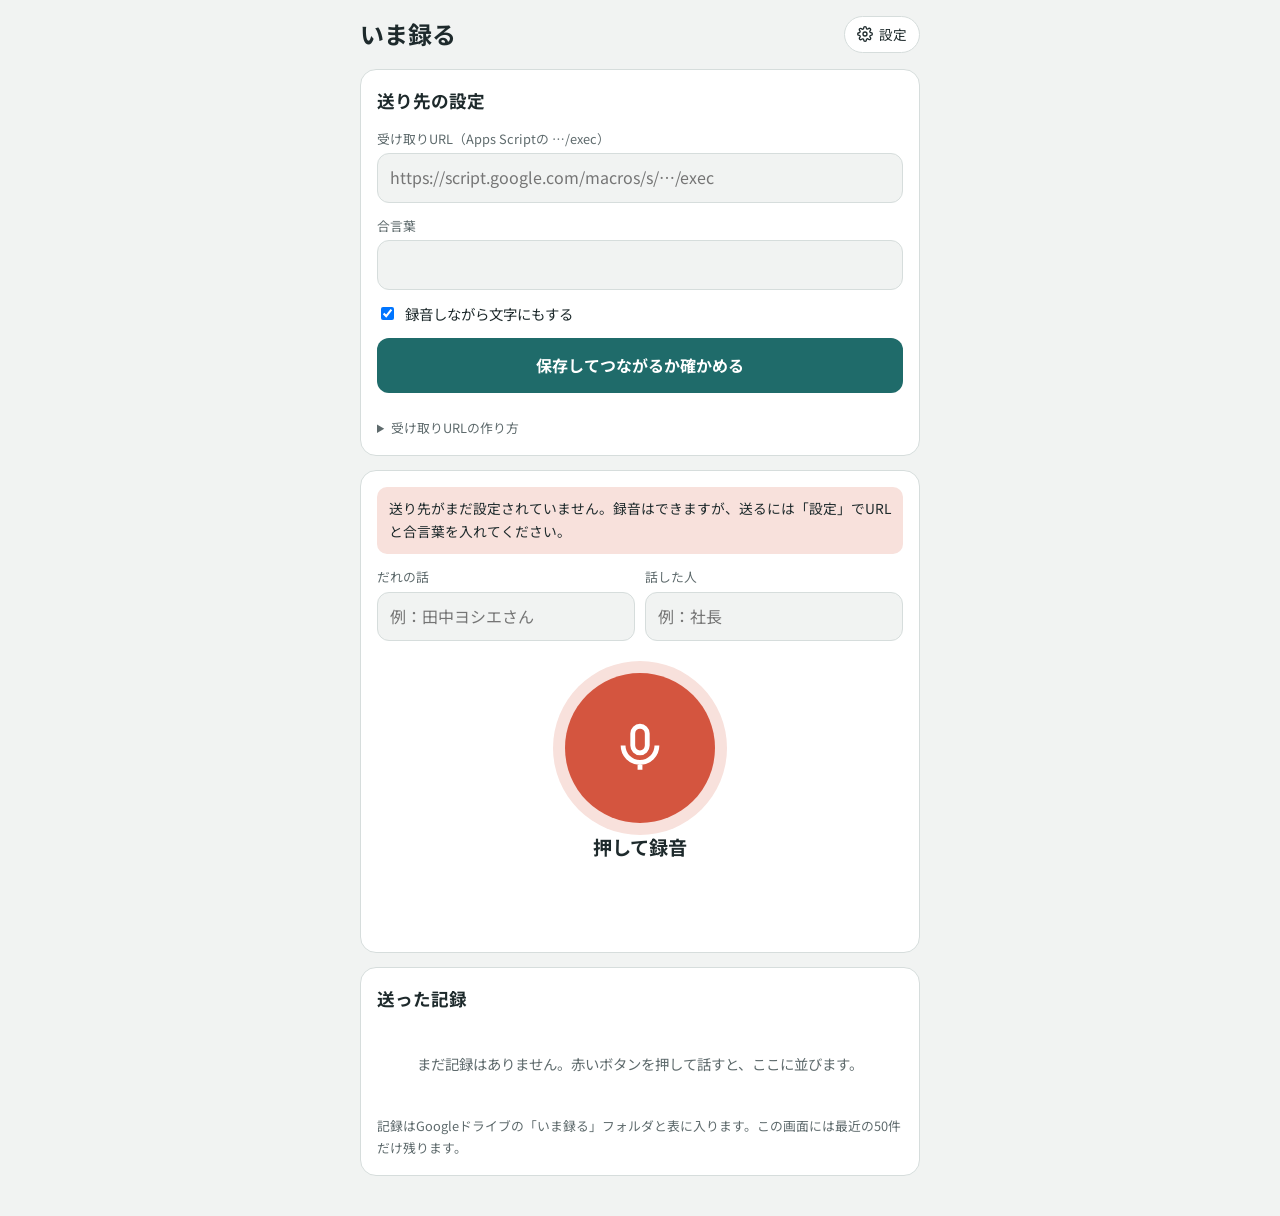
<file: imatoru/index.html>
<!doctype html>
<html lang="ja">
<head>
<meta charset="utf-8">
<meta name="viewport" content="width=device-width,initial-scale=1,viewport-fit=cover">
<meta name="apple-mobile-web-app-capable" content="yes">
<meta name="apple-mobile-web-app-title" content="いま録る">
<meta name="theme-color" content="#1f6b6a">
<title>いま録る</title>
<link rel="preconnect" href="https://fonts.googleapis.com">
<link rel="preconnect" href="https://fonts.gstatic.com" crossorigin>
<link rel="stylesheet" href="https://fonts.googleapis.com/css2?family=Zen+Maru+Gothic:wght@500;700&family=Noto+Sans+JP:wght@400;500;700&display=swap">
<style>
/* Layout: one-thumb phone tool — who/by on top, one big record button, the send step, then history */
:root{
  --bg:#f1f3f2; --surface:#ffffff; --ink:#1e2a2c; --muted:#5f6b6d; --line:#d6dddc;
  --accent:#1f6b6a; --accent-soft:#dcecea; --rec:#d4553f; --rec-soft:#f8e1dc; --ok:#2e7a4f; --ng:#b23b3b;
  --display:"Zen Maru Gothic","Hiragino Maru Gothic ProN","Noto Sans JP",sans-serif;
  --body:"Noto Sans JP","Hiragino Sans","Yu Gothic",sans-serif;
  color-scheme:light;
}
@media (prefers-color-scheme: dark){:root{
  --bg:#121819; --surface:#1b2324; --ink:#e3ebea; --muted:#9aa8a7; --line:#2d3a3b;
  --accent:#7fc7c3; --accent-soft:#213a39; --rec:#f08a76; --rec-soft:#432a25; --ok:#7fca9c; --ng:#ef9191; color-scheme:dark}}
*{box-sizing:border-box}
html{padding-top:env(safe-area-inset-top,0px);padding-bottom:env(safe-area-inset-bottom,0px)}
body{margin:0;background:var(--bg);color:var(--ink);font-family:var(--body);font-size:16px;line-height:1.7;
  padding-left:max(16px,env(safe-area-inset-left,0px));padding-right:max(16px,env(safe-area-inset-right,0px));padding-block:14px 40px}
[hidden]{display:none!important}
.wrap{max-width:560px;margin:0 auto;display:grid;gap:14px}
header{display:flex;justify-content:space-between;align-items:center;gap:8px}
h1{font-family:var(--display);font-size:1.5rem;margin:0}
h2{font-family:var(--display);font-size:1.1rem;margin:0}
.icon-btn{font:inherit;font-size:.85rem;border:1px solid var(--line);background:var(--surface);color:var(--ink);border-radius:999px;padding:6px 12px;cursor:pointer;display:flex;gap:6px;align-items:center}
.panel{background:var(--surface);border:1px solid var(--line);border-radius:16px;padding:16px;display:grid;gap:12px}
.lbl{font-size:.8rem;color:var(--muted);display:block;margin-bottom:4px}
input[type=text],input[type=url],input[type=password],textarea{width:100%;font:inherit;color:var(--ink);background:var(--bg);border:1px solid var(--line);border-radius:12px;padding:10px 12px}
:focus-visible{outline:2px solid var(--accent);outline-offset:2px}
.row{display:grid;grid-template-columns:1fr 1fr;gap:10px}.row>*{min-width:0}
.chips{display:flex;gap:6px;flex-wrap:wrap}
.chip{font:inherit;font-size:.85rem;border:1px solid var(--line);background:var(--bg);color:var(--ink);border-radius:999px;padding:4px 12px;cursor:pointer}
.chip[aria-pressed=true]{background:var(--accent);border-color:var(--accent);color:var(--surface)}

.rec{display:grid;justify-items:center;gap:8px;padding:8px 0}
.recbtn{width:150px;height:150px;border-radius:50%;border:0;background:var(--rec);color:#fff;display:grid;place-items:center;cursor:pointer;
  box-shadow:0 0 0 12px var(--rec-soft);transition:transform .15s}
.recbtn:active{transform:scale(.97)}
.recbtn .stop{width:44px;height:44px;border-radius:8px;background:#fff}
.recbtn.on{animation:pulse 1.6s ease-in-out infinite}
@keyframes pulse{50%{box-shadow:0 0 0 22px var(--rec-soft)}}
.rec-label{font-family:var(--display);font-size:1.2rem;font-weight:700}
.timer{font-variant-numeric:tabular-nums;color:var(--muted);font-size:.95rem;min-height:1.6em}
.live{font-size:.95rem;color:var(--muted);min-height:1.6em;text-align:center}

#text{min-height:120px;font-size:1.02rem}
audio{width:100%}
.btn{font:inherit;font-weight:700;border:0;border-radius:12px;padding:14px 16px;cursor:pointer;background:var(--accent);color:var(--surface);width:100%}
.btn.sub{background:var(--accent-soft);color:var(--ink);font-weight:500}
.btn:disabled{opacity:.5;cursor:default}
.btns{display:flex;gap:8px;flex-wrap:wrap}.btns>.btn{flex:1 1 140px}
.note{font-size:.8rem;color:var(--muted);margin:0}
.warn{font-size:.86rem;background:var(--rec-soft);border-radius:10px;padding:10px 12px;margin:0}

.hist{display:grid;gap:8px}
.item{display:grid;grid-template-columns:1fr auto;gap:2px 10px;padding:10px 0;border-bottom:1px solid var(--line);align-items:start}
.item:last-child{border-bottom:0}
.item .meta{font-size:.78rem;color:var(--muted);font-variant-numeric:tabular-nums}
.item .tx{grid-column:1;font-size:.92rem;overflow-wrap:anywhere}
.badge{grid-row:1 / span 2;grid-column:2;font-size:.75rem;border-radius:999px;padding:2px 10px;white-space:nowrap}
.badge.sent{background:var(--accent-soft);color:var(--ink)}
.badge.wait{background:var(--rec-soft);color:var(--ink)}
.retry{font:inherit;font-size:.8rem;border:0;background:none;color:var(--accent);cursor:pointer;padding:0;text-decoration:underline}
.empty{text-align:center;color:var(--muted);font-size:.9rem;padding:12px}
.toast{position:fixed;left:50%;transform:translateX(-50%);bottom:calc(20px + env(safe-area-inset-bottom,0px));background:var(--ink);color:var(--bg);padding:8px 16px;border-radius:999px;font-size:.88rem;z-index:9;max-width:calc(100% - 32px)}
ol.steps{margin:0;padding-left:1.3em;font-size:.88rem}
@media (prefers-reduced-motion:reduce){*{animation:none!important;transition:none!important}}
</style>
</head>
<body>
<div class="wrap">
  <header>
    <h1>いま録る</h1>
    <button class="icon-btn" id="setBtn" aria-expanded="false">
      <svg width="16" height="16" viewBox="0 0 24 24" fill="none" stroke="currentColor" stroke-width="2" aria-hidden="true"><circle cx="12" cy="12" r="3"/><path d="M19.4 15a1.7 1.7 0 0 0 .3 1.8l.1.1a2 2 0 1 1-2.8 2.8l-.1-.1a1.7 1.7 0 0 0-1.8-.3 1.7 1.7 0 0 0-1 1.5V21a2 2 0 1 1-4 0v-.1a1.7 1.7 0 0 0-1.1-1.5 1.7 1.7 0 0 0-1.8.3l-.1.1a2 2 0 1 1-2.8-2.8l.1-.1a1.7 1.7 0 0 0 .3-1.8 1.7 1.7 0 0 0-1.5-1H3a2 2 0 1 1 0-4h.1a1.7 1.7 0 0 0 1.5-1.1 1.7 1.7 0 0 0-.3-1.8l-.1-.1a2 2 0 1 1 2.8-2.8l.1.1a1.7 1.7 0 0 0 1.8.3H9a1.7 1.7 0 0 0 1-1.5V3a2 2 0 1 1 4 0v.1a1.7 1.7 0 0 0 1 1.5 1.7 1.7 0 0 0 1.8-.3l.1-.1a2 2 0 1 1 2.8 2.8l-.1.1a1.7 1.7 0 0 0-.3 1.8V9a1.7 1.7 0 0 0 1.5 1H21a2 2 0 1 1 0 4h-.1a1.7 1.7 0 0 0-1.5 1z"/></svg>
      設定
    </button>
  </header>

  <!-- 設定 -->
  <section class="panel" id="settings" hidden>
    <h2>送り先の設定</h2>
    <div><label class="lbl" for="url">受け取りURL（Apps Scriptの …/exec）</label><input type="url" id="url" placeholder="https://script.google.com/macros/s/…/exec" autocomplete="off"></div>
    <div><label class="lbl" for="key">合言葉</label><input type="password" id="key" autocomplete="off"></div>
    <label style="display:flex;gap:8px;align-items:center;font-size:.9rem"><input type="checkbox" id="stt" checked> 録音しながら文字にもする</label>
    <div class="btns"><button class="btn" id="saveSet">保存してつながるか確かめる</button></div>
    <p class="note" id="setMsg"></p>
    <details>
      <summary class="note" style="cursor:pointer">受け取りURLの作り方</summary>
      <ol class="steps">
        <li>保存したいGoogleアカウントで script.google.com を開き、新しいプロジェクトに <a href="apps-script.gs" target="_blank" rel="noopener">apps-script.gs</a> の中身を貼る</li>
        <li>関数「setup」を実行して許可 → ログに出る「合言葉」を控える</li>
        <li>デプロイ →「新しいデプロイ」→ ウェブアプリ（実行：自分／アクセス：全員）→ 出てきたURLを上に貼る</li>
      </ol>
    </details>
  </section>

  <section class="panel">
    <p class="warn" id="noSetup" hidden>送り先がまだ設定されていません。録音はできますが、送るには「設定」でURLと合言葉を入れてください。</p>
    <div class="row">
      <div><label class="lbl" for="who">だれの話</label><input type="text" id="who" placeholder="例：田中ヨシエさん" autocomplete="off"></div>
      <div><label class="lbl" for="by">話した人</label><input type="text" id="by" placeholder="例：社長" autocomplete="off"></div>
    </div>
    <div class="chips" id="recent"></div>

    <div class="rec">
      <button class="recbtn" id="recBtn" aria-label="録音を始める">
        <svg id="micIcon" width="58" height="58" viewBox="0 0 24 24" fill="none" stroke="currentColor" stroke-width="2" aria-hidden="true"><rect x="9" y="3" width="6" height="11" rx="3"/><path d="M5 11a7 7 0 0 0 14 0M12 18v3"/></svg>
        <span class="stop" id="stopIcon" hidden></span>
      </button>
      <span class="rec-label" id="recLabel">押して録音</span>
      <span class="timer" id="timer"></span>
      <div class="live" id="live"></div>
    </div>
    <p class="warn" id="micErr" hidden></p>
  </section>

  <!-- 録り終わったあと -->
  <section class="panel" id="review" hidden>
    <h2>この内容で送ります</h2>
    <p class="warn" id="reviewNote" hidden>画面が切り替わったので、ここで録音を区切りました。ここまでの分は保存してあります。続きは、もう一度赤いボタンで録れます。</p>
    <audio id="player" controls></audio>
    <div><label class="lbl" for="text">文字（直せます）</label><textarea id="text" placeholder="文字にならなかったときは、音声だけ送られます"></textarea></div>
    <div class="btns">
      <button class="btn" id="sendBtn">ドライブに送る</button>
      <button class="btn sub" id="discardBtn">録り直す</button>
    </div>
  </section>

  <section class="panel">
    <h2>送った記録</h2>
    <div class="hist" id="hist"></div>
    <p class="note">記録はGoogleドライブの「いま録る」フォルダと表に入ります。この画面には最近の50件だけ残ります。</p>
  </section>
</div>
<div class="toast" id="toast" hidden></div>

<script>
const $ = id => document.getElementById(id);
const esc = s => String(s ?? "").replace(/[&<>"]/g, c => ({"&":"&amp;","<":"&lt;",">":"&gt;",'"':"&quot;"}[c]));
const ls = { get(k, d=""){ try{ return localStorage.getItem(k) ?? d; }catch(e){ return d; } }, set(k,v){ try{ localStorage.setItem(k,v); }catch(e){} } };
let tt; function toast(m){ const t=$("toast"); t.textContent=m; t.hidden=false; clearTimeout(tt); tt=setTimeout(()=>t.hidden=true,2600); }

/* ---------- 保管（録音の途中経過・送信待ちを含む。IndexedDB） ---------- */
const DB = {
  db:null,
  open(){ return new Promise((ok,ng)=>{ const r=indexedDB.open("imatoru",2);
    r.onupgradeneeded=()=>{ const d=r.result; if(!d.objectStoreNames.contains("items")) d.createObjectStore("items",{keyPath:"id"}); if(!d.objectStoreNames.contains("chunks")) d.createObjectStore("chunks",{keyPath:"k"}); };
    r.onsuccess=()=>{this.db=r.result;ok();}; r.onerror=()=>ng(r.error); }); },
  st(name, mode){ return this.db.transaction(name, mode).objectStore(name); },
  req(r){ return new Promise(ok=>{ r.onsuccess=()=>ok(r.result); r.onerror=()=>ok(null); }); },
  put(it){ return this.db ? this.req(this.st("items","readwrite").put(it)) : Promise.resolve(); },
  del(id){ return this.db ? this.req(this.st("items","readwrite").delete(id)) : Promise.resolve(); },
  async all(){ if(!this.db) return []; const a = await this.req(this.st("items","readonly").getAll()); return (a||[]).sort((x,y)=>y.at-x.at); },
  putChunk(id, seq, data){ return this.db ? this.req(this.st("chunks","readwrite").put({ k:`${id}:${String(seq).padStart(6,"0")}`, data })) : Promise.resolve(); },
  async chunks(id){ if(!this.db) return []; const a = await this.req(this.st("chunks","readonly").getAll(IDBKeyRange.bound(id+":", id+":￿"))); return (a||[]).map(c=>c.data); },
  delChunks(id){ return this.db ? this.req(this.st("chunks","readwrite").delete(IDBKeyRange.bound(id+":", id+":￿"))) : Promise.resolve(); }
};

/* ---------- 設定 ---------- */
const cfg = () => ({ url: ls.get("imatoru-url"), key: ls.get("imatoru-key"), stt: ls.get("imatoru-stt","1") === "1" });
function fillSettings(){ const c=cfg(); $("url").value=c.url; $("key").value=c.key; $("stt").checked=c.stt; $("noSetup").hidden = !!(c.url && c.key); }
$("setBtn").onclick = () => { const s=$("settings"); s.hidden=!s.hidden; $("setBtn").setAttribute("aria-expanded", !s.hidden); };
$("saveSet").onclick = async () => {
  ls.set("imatoru-url", $("url").value.trim()); ls.set("imatoru-key", $("key").value.trim()); ls.set("imatoru-stt", $("stt").checked ? "1" : "0");
  fillSettings();
  const c = cfg(); if(!c.url){ $("setMsg").textContent = "URLを入れてください。"; return; }
  $("setMsg").textContent = "確かめています…";
  try{ const r = await fetch(c.url); const j = await r.json(); $("setMsg").textContent = j.ok ? "つながりました。録音して送れます。" : "URLの先がいま録るの受け取り口ではないようです。"; }
  catch(e){ $("setMsg").textContent = "つながりませんでした。URL（…/exec）とデプロイの「アクセスできるユーザー：全員」を確認してください。"; }
};
$("who").value = ls.get("imatoru-who"); $("by").value = ls.get("imatoru-by");
$("who").addEventListener("change", () => ls.set("imatoru-who", $("who").value.trim()));
$("by").addEventListener("change", () => ls.set("imatoru-by", $("by").value.trim()));
function renderRecent(items){
  const seen=[]; items.forEach(i=>{ if(i.who && !seen.includes(i.who)) seen.push(i.who); });
  $("recent").innerHTML = seen.slice(0,8).map(w=>`<button class="chip" data-w="${esc(w)}" aria-pressed="${w===$("who").value.trim()}">${esc(w)}</button>`).join("");
  $("recent").querySelectorAll(".chip").forEach(b=>b.onclick=()=>{ $("who").value = $("who").value.trim()===b.dataset.w ? "" : b.dataset.w; ls.set("imatoru-who",$("who").value); renderRecent(items); });
}

/* ---------- 録音 ----------
   ・1秒ごとに端末へ書き込むので、途中でページが閉じても、そこまでの分は残る
   ・画面が裏に回ったら、その時点で区切って保存する
   ・10分ごとに自動で区切って送る（長い録音でも送信に失敗しにくくする） */
const SPLIT_SEC = 600;
let rec=null, stream=null, mem=[], seq=0, cur=null, segStart=0, sessionStart=0, tick=null, sr=null, finalText="", interim="", recording=false, stopReason="", review=null;
const pickMime = () => ["audio/mp4","audio/webm;codecs=opus","audio/webm","audio/ogg"].find(m => window.MediaRecorder && MediaRecorder.isTypeSupported && MediaRecorder.isTypeSupported(m)) || "";
const extOf = m => m.includes("mp4") ? "m4a" : m.includes("ogg") ? "ogg" : "webm";
const newId = () => Date.now().toString(36)+Math.random().toString(36).slice(2,6);

$("recBtn").onclick = () => recording ? stop("button") : start();

async function start(){
  $("micErr").hidden = true;
  if(!navigator.mediaDevices?.getUserMedia || !window.MediaRecorder){ showMicErr("このブラウザでは録音できません。iPhoneはSafari、AndroidはChromeで開いてください。"); return; }
  try{ stream = await navigator.mediaDevices.getUserMedia({ audio:{ echoCancellation:true, noiseSuppression:true } }); }
  catch(e){ showMicErr("マイクが使えませんでした。ブラウザの設定でマイクを「許可」にしてください。"); return; }
  recording = true; sessionStart = Date.now(); finalText = ""; interim = "";
  $("recBtn").classList.add("on"); $("micIcon").hidden = true; $("stopIcon").hidden = false;
  $("recBtn").setAttribute("aria-label","録音を止める"); $("recLabel").textContent = "録音中… 押すと止まります";
  $("review").hidden = true; $("live").textContent = "";
  tick = setInterval(onTick, 250);
  try{ navigator.wakeLock?.request("screen").then(l => window._wl = l).catch(()=>{}); }catch(e){}
  await startSegment(1);
  if(cfg().stt) startSTT();
}

async function startSegment(part){
  const mime = pickMime();
  try{ rec = mime ? new MediaRecorder(stream, { mimeType:mime }) : new MediaRecorder(stream); }catch(e){ rec = new MediaRecorder(stream); }
  mem = []; seq = 0; segStart = Date.now();
  cur = { id:newId(), at:segStart, who:$("who").value.trim(), by:$("by").value.trim(), text:"", mime:rec.mimeType || mime || "audio/webm",
          seconds:0, part, status:"recording" };
  cur.ext = extOf(cur.mime);
  ls.set("imatoru-who", cur.who); ls.set("imatoru-by", cur.by);
  await DB.put(cur);
  const item = cur;
  rec.ondataavailable = e => { if(e.data && e.data.size){ mem.push(e.data); DB.putChunk(item.id, seq++, e.data); } };
  rec.onstop = () => segmentDone(item);
  rec.start(1000);
}

function onTick(){
  const s = Math.floor((Date.now()-sessionStart)/1000);
  $("timer").textContent = `${Math.floor(s/60)}:${String(s%60).padStart(2,"0")}`;
  if(recording && rec?.state === "recording" && Date.now()-segStart >= SPLIT_SEC*1000){ stopReason = "split"; rec.stop(); }
}

function takeText(){ const t = (finalText + interim).trim(); finalText = ""; interim = ""; return t; }

async function segmentDone(item){
  item.seconds = Math.round((Date.now()-item.at)/1000);
  const reason = stopReason; stopReason = "";
  if(reason === "split" && recording){
    // 10分たったので区切って送り、すぐ次を録り始める
    item.text = takeText(); item.status = "wait"; await DB.put(item);
    await startSegment((item.part||1)+1);
    toast(`${item.part}本目を区切って送っています`);
    send(item);
    return;
  }
  // ボタン・画面切り替えで止まったとき
  stream?.getTracks().forEach(t => t.stop());
  resetButton();
  const blob = new Blob(mem, { type:item.mime });
  if(!blob.size){ await DB.del(item.id); await DB.delChunks(item.id); showMicErr("音が録れていませんでした。もう一度お試しください。"); renderHist(); return; }
  await new Promise(r => setTimeout(r, 400)); // 文字起こしの最後の結果を待つ
  item.text = takeText(); item.status = "review"; await DB.put(item);
  review = { item, blob };
  $("player").src = URL.createObjectURL(blob);
  $("text").value = item.text;
  $("reviewNote").hidden = reason !== "hidden";
  $("review").hidden = false;
  if(reason !== "hidden") $("review").scrollIntoView({ behavior:"smooth", block:"start" });
  renderHist();
}

function startSTT(){
  const SR = window.SpeechRecognition || window.webkitSpeechRecognition; if(!SR) return;
  try{
    sr = new SR(); sr.lang = "ja-JP"; sr.continuous = true; sr.interimResults = true;
    sr.onresult = ev => { interim = ""; for(let i=ev.resultIndex;i<ev.results.length;i++){ const r=ev.results[i]; if(r.isFinal) finalText += r[0].transcript; else interim += r[0].transcript; } $("live").textContent = (finalText + interim).slice(-60); };
    sr.onerror = () => {};
    sr.onend = () => { if(recording){ try{ sr.start(); }catch(e){} } };
    sr.start();
  }catch(e){ sr = null; }
}

function stop(reason){
  if(!recording) return;
  recording = false; stopReason = reason; clearInterval(tick);
  try{ sr && sr.stop(); }catch(e){}
  try{ window._wl?.release(); }catch(e){}
  try{ if(rec && rec.state !== "inactive") rec.stop(); else segmentDone(cur); }catch(e){ segmentDone(cur); }
}
function resetButton(){
  $("recBtn").classList.remove("on"); $("micIcon").hidden = false; $("stopIcon").hidden = true;
  $("recBtn").setAttribute("aria-label","録音を始める"); $("recLabel").textContent = "押して録音"; $("timer").textContent = ""; $("live").textContent = "";
}
function showMicErr(m){ $("micErr").textContent = m; $("micErr").hidden = false; }

// 画面が裏に回ったら、その時点で区切って保存する
document.addEventListener("visibilitychange", () => { if(document.hidden && recording) stop("hidden"); });
window.addEventListener("pagehide", () => { if(recording) stop("hidden"); });

$("discardBtn").onclick = async () => {
  if(review){ await DB.del(review.item.id); await DB.delChunks(review.item.id); }
  review = null; $("review").hidden = true; renderHist(); window.scrollTo({ top:0, behavior:"smooth" });
};

/* ---------- 送る ---------- */
const toB64 = blob => new Promise(ok => { const r = new FileReader(); r.onload = () => ok(String(r.result).split(",")[1] || ""); r.readAsDataURL(blob); });
$("sendBtn").onclick = async () => {
  if(!review) return;
  const item = review.item;
  item.text = $("text").value.trim(); item.status = "wait"; await DB.put(item);
  review = null; $("review").hidden = true; window.scrollTo({ top:0, behavior:"smooth" });
  await send(item);
};
async function audioOf(item){
  if(item.audio) return item.audio; // 旧版で保存したもの
  const parts = await DB.chunks(item.id);
  return parts.length ? new Blob(parts, { type:item.mime }) : null;
}
const sending = new Set();
async function send(item){
  if(sending.has(item.id)) return;
  const c = cfg();
  if(!c.url || !c.key){ toast("この端末に保存しました。設定を入れると送れます"); return renderHist(); }
  sending.add(item.id); renderHist();
  try{
    const blob = await audioOf(item);
    if(!blob && !item.text) throw new Error("中身がありません");
    const body = JSON.stringify({ key:c.key, at:item.at, who:item.who, by:item.by, text:item.text, mime:item.mime, ext:item.ext,
      seconds:item.seconds, part:item.part || 1, audio: blob ? await toB64(blob) : "" });
    const res = await fetch(c.url, { method:"POST", headers:{ "Content-Type":"text/plain;charset=utf-8" }, body });
    const j = await res.json();
    if(!j.ok) throw new Error(j.error === "key" ? "合言葉が違います" : (j.error || "送信エラー"));
    item.status = "sent"; delete item.audio; await DB.put(item); await DB.delChunks(item.id);
    toast("ドライブに送りました");
  }catch(e){
    toast(String(e.message).includes("合言葉") ? "合言葉が違います。設定を確認してください" : "送れませんでした。この端末に残してあるので、あとで再送できます");
  }finally{ sending.delete(item.id); renderHist(); }
}

/* ---------- 履歴 ---------- */
const fmt = t => { const d=new Date(t); return `${d.getMonth()+1}/${d.getDate()} ${String(d.getHours()).padStart(2,"0")}:${String(d.getMinutes()).padStart(2,"0")}`; };
const LABEL = { sent:["sent","送信済み"], wait:["wait","未送信"], review:["wait","確認待ち"], recording:["wait","録音中"] };
async function renderHist(){
  let items = await DB.all();
  for(const old of items.filter(i => i.status === "sent").slice(50)) await DB.del(old.id);
  items = await DB.all();
  renderRecent(items);
  const el = $("hist");
  const shown = items.filter(i => !(review && i.id === review.item.id) && !(recording && cur && i.id === cur.id));
  if(!shown.length){ el.innerHTML = `<p class="empty">まだ記録はありません。赤いボタンを押して話すと、ここに並びます。</p>`; return; }
  el.innerHTML = shown.map(i => { const [cls, lab] = sending.has(i.id) ? ["wait","送信中…"] : (LABEL[i.status] || LABEL.wait);
    return `<div class="item">
    <span class="meta">${fmt(i.at)}${i.who ? "　" + esc(i.who) : ""}${i.by ? "（" + esc(i.by) + "）" : ""}${i.part > 1 ? `・続き${i.part}` : ""}・${Math.floor((i.seconds||0)/60)}分${(i.seconds||0)%60}秒</span>
    <span class="badge ${cls}">${lab}</span>
    <span class="tx">${esc(i.text ? i.text.slice(0,80) + (i.text.length>80 ? "…" : "") : "（音声のみ）")}
      ${i.status !== "sent" && !sending.has(i.id) ? `<button class="retry" data-id="${i.id}">いま送る</button>` : ""}</span>
  </div>`; }).join("");
  el.querySelectorAll(".retry").forEach(b => b.onclick = async () => { const it = (await DB.all()).find(x => x.id === b.dataset.id); if(it){ if(it.status !== "wait"){ it.status = "wait"; await DB.put(it); } send(it); } });
}

// 前回、途中で止まった録音（ページが閉じられた等）を拾い直す
async function recover(){
  const left = (await DB.all()).filter(i => i.status === "recording" || i.status === "review");
  let n = 0;
  for(const it of left){
    const parts = await DB.chunks(it.id);
    if(!parts.length && !it.text){ await DB.del(it.id); continue; }
    if(it.status === "recording") it.seconds = it.seconds || parts.length;
    it.status = "wait"; await DB.put(it); n++;
  }
  if(n) toast(`途中で止まった録音が${n}件あります。「いま送る」で送れます`);
}

(async () => {
  fillSettings();
  try{ await DB.open(); }catch(e){ toast("この端末に記録を残せません（プライベートブラウズ中かもしれません）"); }
  await recover();
  renderHist();
  if(!cfg().url) { $("settings").hidden = false; $("setBtn").setAttribute("aria-expanded", "true"); }
})();
</script>
</body>
</html>
</file>
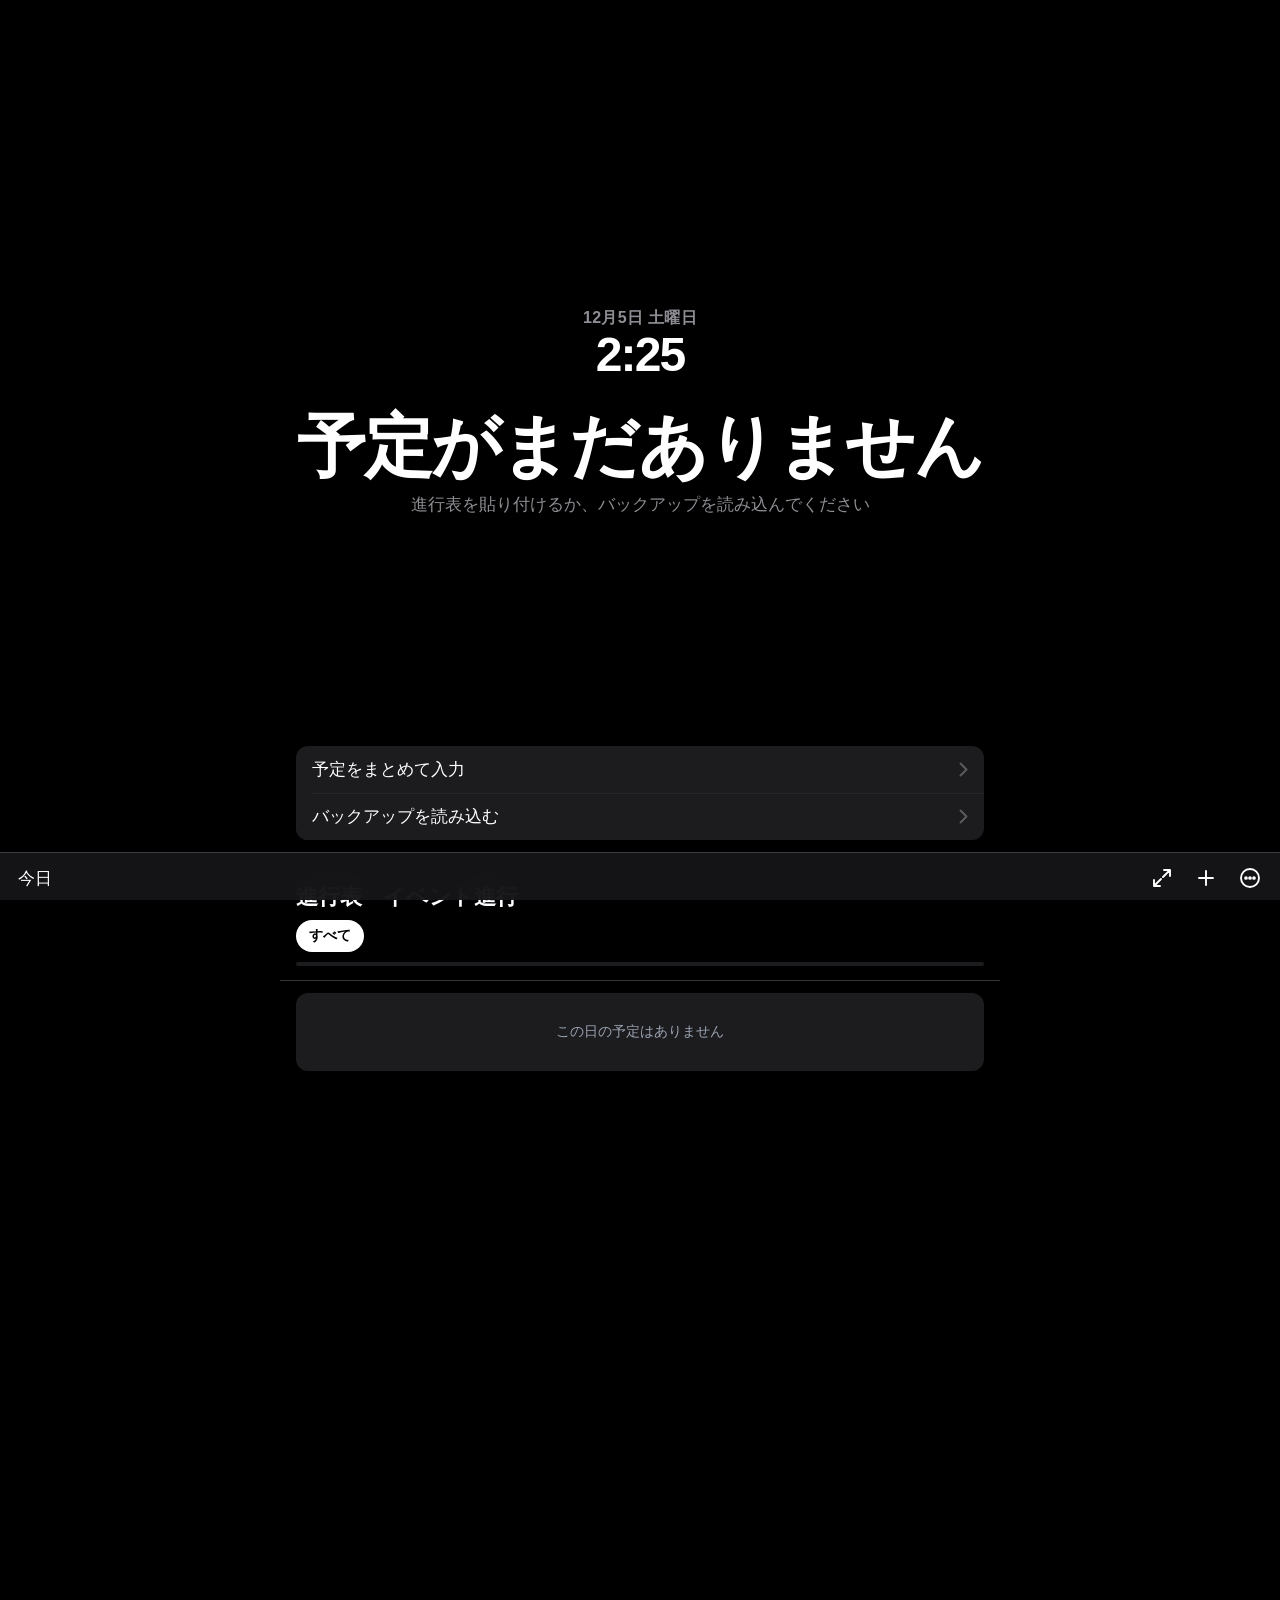
<file: schedule/index.html>
<!DOCTYPE html>
<html lang="ja">
<head>
<meta charset="utf-8">
<meta name="viewport" content="width=device-width,initial-scale=1,viewport-fit=cover">
<meta name="apple-mobile-web-app-capable" content="yes">
<meta name="mobile-web-app-capable" content="yes">
<meta name="apple-mobile-web-app-status-bar-style" content="black-translucent">
<meta name="apple-mobile-web-app-title" content="いま・つぎ">
<meta name="theme-color" content="#000000">
<title>いま・つぎ スケジュール</title>
<link rel="preconnect" href="https://fonts.googleapis.com">
<link rel="preconnect" href="https://fonts.gstatic.com" crossorigin>
<link href="https://fonts.googleapis.com/css2?family=Barlow+Condensed:wght@500;600;700&family=Zen+Kaku+Gothic+New:wght@400;500;700;900&display=swap" rel="stylesheet">
<style>
:root{
  --bg:#0d0f14;--panel:#161a22;--panel2:#1d222c;--line:#2a303c;
  --tx:#f3f4f6;--sub:#9aa3b2;--dim:#5d6676;
  --now:#ff4d5a;--next:#3fb6ff;--ok:#34d399;
  --r:18px;
}
*{box-sizing:border-box;-webkit-tap-highlight-color:transparent}
html,body{margin:0;background:var(--bg);color:var(--tx);font-family:"Zen Kaku Gothic New",system-ui,sans-serif}
body{padding:env(safe-area-inset-top) env(safe-area-inset-right) calc(env(safe-area-inset-bottom) + 90px) env(safe-area-inset-left)}
.num{font-family:"Barlow Condensed",sans-serif;font-variant-numeric:tabular-nums;letter-spacing:.01em}
button{font:inherit;color:inherit;cursor:pointer}
.wrap{max-width:720px;margin:0 auto;padding:12px 14px}

/* header */
.top{display:flex;align-items:center;justify-content:space-between;gap:10px;padding:6px 2px 10px}
.ev{font-size:12px;color:var(--sub);line-height:1.3;min-width:0}
.ev b{display:block;color:var(--tx);font-size:14px;white-space:nowrap;overflow:hidden;text-overflow:ellipsis}
.clock{text-align:right;flex:none}
.clock .t{font-size:30px;font-weight:700;line-height:1}
.clock .t small{font-size:17px;color:var(--sub);margin-left:2px}
.clock .d{font-size:12px;color:var(--sub)}
.preview{display:none;margin:0 0 10px;padding:8px 12px;border-radius:12px;background:#3a2a05;color:#ffd166;font-size:13px;align-items:center;justify-content:space-between;gap:8px}
.preview.on{display:flex}
.preview button{background:#ffd166;color:#2a1d00;border:0;border-radius:8px;padding:6px 10px;font-weight:700;font-size:12px}

/* NOW / NEXT */
.card{border-radius:var(--r);padding:16px 18px;position:relative;overflow:hidden}
.now{background:linear-gradient(160deg,#3a0f15 0%,#1f0d11 70%);border:1px solid #5c1a22}
.next{background:linear-gradient(160deg,#0c2a3d 0%,#0e1a24 70%);border:1px solid #1c4560;margin-top:10px}
.lbl{display:flex;align-items:center;gap:8px;font-weight:900;font-size:13px;letter-spacing:.12em}
.now .lbl{color:var(--now)} .next .lbl{color:var(--next)}
.dot{width:10px;height:10px;border-radius:50%;background:var(--now);box-shadow:0 0 0 0 rgba(255,77,90,.7);animation:pulse 1.6s infinite}
@keyframes pulse{0%{box-shadow:0 0 0 0 rgba(255,77,90,.7)}70%{box-shadow:0 0 0 10px rgba(255,77,90,0)}100%{box-shadow:0 0 0 0 rgba(255,77,90,0)}}
.ttl{font-size:clamp(34px,10vw,48px);font-weight:900;line-height:1.2;margin:10px 0 10px;word-break:break-word;letter-spacing:.01em}
.next .ttl{font-size:clamp(28px,8vw,38px)}
.meta{display:flex;flex-wrap:wrap;gap:6px 12px;align-items:center;color:var(--sub);font-size:14px}
.tag{display:inline-flex;align-items:center;gap:5px;font-size:12px;padding:3px 9px;border-radius:999px;background:rgba(255,255,255,.07);color:var(--tx)}
.tag i{width:8px;height:8px;border-radius:50%;display:inline-block}
.big{display:flex;align-items:baseline;gap:6px;margin-top:8px}
.big .k{font-size:14px;color:var(--sub)}
.big .v{font-size:24px;font-weight:600;line-height:1}
.now .big .v{color:#ffb3b9} .next .big .v{color:#b5e2ff}
.bar{height:5px;border-radius:99px;background:rgba(255,255,255,.08);margin-top:12px;overflow:hidden}
.bar>div{height:100%;background:linear-gradient(90deg,#ff4d5a,#ff9f6b);border-radius:99px;transition:width .8s linear}
.note{margin-top:10px;font-size:13px;color:#d9dde5;background:rgba(0,0,0,.25);border-radius:10px;padding:8px 10px;white-space:pre-wrap}
.also{margin-top:12px;border-top:1px dashed rgba(255,255,255,.12);padding-top:10px}
.also h4{margin:0 0 6px;font-size:12px;color:var(--sub);font-weight:500}
.also div{display:flex;justify-content:space-between;gap:10px;font-size:16px;font-weight:700;padding:3px 0}
.also div span:last-child{font-weight:400;font-size:14px}
.also div span:last-child{color:var(--sub);flex:none}
.idle .ttl{color:var(--sub)}
.after{margin-top:8px;display:flex;flex-direction:column;gap:4px}
.after div{display:flex;gap:10px;font-size:14px;color:#cfe9ff}
.after div .num{color:var(--sub);flex:none;width:44px;font-size:16px}

/* filters */
.chips{display:flex;gap:8px;overflow-x:auto;padding:14px 0 4px;scrollbar-width:none}
.chips::-webkit-scrollbar{display:none}
.chip{flex:none;border:1px solid var(--line);background:var(--panel);border-radius:999px;padding:8px 14px;font-size:13px;display:flex;align-items:center;gap:6px}
.chip.on{background:var(--tx);color:#111;border-color:var(--tx);font-weight:700}
.chip i{width:8px;height:8px;border-radius:50%}

/* day tabs */
.days{display:flex;gap:6px;margin:12px 0 8px;overflow-x:auto;scrollbar-width:none}
.days::-webkit-scrollbar{display:none}
.day{flex:1 0 auto;min-width:76px;border:1px solid var(--line);background:var(--panel);border-radius:12px;padding:8px 10px;text-align:center}
.day b{display:block;font-size:15px}
.day span{font-size:11px;color:var(--sub)}
.day.on{border-color:var(--tx);background:var(--panel2)}
.day.today b::after{content:"今日";font-size:10px;margin-left:5px;background:#3a414e;color:#fff;border-radius:6px;padding:1px 5px;vertical-align:2px}

/* timeline */
.tl{display:flex;flex-direction:column;gap:6px}
.row{display:flex;gap:12px;align-items:stretch;background:var(--panel);border-radius:14px;padding:10px 12px;border:1px solid transparent;text-align:left;width:100%}
.row .tm{flex:none;width:48px;line-height:1.15;color:var(--sub)}
.row .tm b{display:block;font-size:17px;font-weight:600}
.row .tm span{font-size:13px}
.row .cb{flex:none;width:4px;border-radius:4px}
.row .bd{flex:1;min-width:0}
.row .bd .x{font-size:19px;font-weight:900;line-height:1.35}
.row .bd .y{font-size:12px;color:var(--sub);margin-top:2px;white-space:pre-wrap}
.row .st{flex:none;align-self:center;font-size:11px;font-weight:700;border-radius:8px;padding:3px 7px}
.row.past{opacity:.38}
.row.cur{border-color:#3a414e;background:#1f242e}
.row.cur .st{background:transparent;color:#ff8a93;border:1px solid #5c1a22}
.row.nx{border-color:transparent}
.row.nx .st{background:transparent;color:var(--sub);border:1px solid var(--line)}
.row.pt .bd .x::before{content:"★ ";color:#ffd166}
.nowline{display:flex;align-items:center;gap:8px;color:var(--sub);scroll-margin-top:200px;font-size:12px;font-weight:700;margin:2px 0}
.nowline::after{content:"";flex:1;height:1px;background:#4a5262;border-radius:2px}
.empty{color:var(--sub);text-align:center;padding:30px 0;font-size:14px}

/* bottom bar */
.dock{position:fixed;left:0;right:0;bottom:0;padding:10px 14px calc(10px + env(safe-area-inset-bottom));background:var(--bg);border-top:1px solid var(--line);display:flex;justify-content:center;gap:8px;z-index:5}
.dock button{flex:0 1 auto;white-space:nowrap;border:1px solid var(--line);background:var(--panel2);border-radius:14px;padding:11px 12px;font-size:14px;font-weight:700;display:flex;align-items:center;gap:6px}
.dock .pri{background:var(--tx);color:#111;border-color:var(--tx)}

/* sheet */
.ov{position:fixed;inset:0;background:rgba(0,0,0,.6);display:none;align-items:flex-end;justify-content:center;z-index:10}
.ov.on{display:flex}
.sheet{background:var(--panel);width:100%;max-width:720px;max-height:88vh;overflow:auto;border-radius:22px 22px 0 0;padding:18px 18px calc(18px + env(safe-area-inset-bottom))}
.sheet h3{margin:0 0 14px;font-size:18px;display:flex;justify-content:space-between;align-items:center}
.sheet h3 button{background:none;border:0;font-size:22px;color:var(--sub)}
.fld{margin-bottom:12px}
.fld label{display:block;font-size:12px;color:var(--sub);margin-bottom:5px}
.fld input,.fld select,.fld textarea{width:100%;background:var(--bg);border:1px solid var(--line);color:var(--tx);border-radius:10px;padding:11px 12px;font:inherit;font-size:16px}
.fld textarea{min-height:150px;font-size:14px;line-height:1.5}
.two{display:flex;gap:10px}.two .fld{flex:1}
.hint{font-size:12px;color:var(--sub);margin:-4px 0 12px;line-height:1.6}
.acts{display:flex;gap:8px;margin-top:6px}
.acts button{flex:1;border:0;border-radius:12px;padding:13px;font-weight:700;font-size:15px;background:var(--panel2)}
.acts .pri{background:var(--tx);color:#111}
.acts .del{background:#3a1216;color:#ff8a93}
.acts .del.arm{background:var(--now);color:#fff}
.menu button.it{display:block;width:100%;text-align:left;border:0;background:var(--panel2);border-radius:12px;padding:14px;margin-bottom:8px;font-size:15px}
.menu button.it small{display:block;color:var(--sub);font-size:12px;margin-top:2px}
.toast{position:fixed;left:50%;bottom:100px;transform:translateX(-50%) translateY(20px);background:var(--tx);color:#111;padding:10px 16px;border-radius:12px;font-weight:700;font-size:14px;opacity:0;transition:.25s;z-index:20;pointer-events:none}
.toast.on{opacity:1;transform:translateX(-50%) translateY(0)}

/* ===== スマホ進行画面 ===== */
:root{--dockh:68px}
#bigView{display:none}
body.pv .hero{min-height:calc(100svh - var(--dockh) - env(safe-area-inset-bottom) - env(safe-area-inset-top) - 84px)}
body.stagebig #bigView{display:block}
body.stagebig .hero,body.stagebig .today{display:none}
.hero{min-height:calc(100svh - var(--dockh) - env(safe-area-inset-bottom) - env(safe-area-inset-top) - 36px);display:flex;flex-direction:column;padding:4px 2px 0}
.hd{display:flex;justify-content:space-between;align-items:baseline;gap:10px;color:var(--sub);font-size:15px}
.hd .num{font-size:18px;margin-left:.7em;color:#c9cfd9}
.hd .fl{font-size:12px;border:1px solid var(--line);border-radius:999px;padding:3px 10px;white-space:nowrap}
.hmain{flex:1;display:flex;flex-direction:column;justify-content:center;padding:20px 0 16px}
.st-l{display:flex;align-items:center;gap:9px;font-size:15px;font-weight:700;color:var(--now);letter-spacing:.06em}
.st-l.mut{color:var(--sub)}
.h-when{font-size:24px;font-weight:600;color:var(--tx);margin-top:10px}
.h-when small{font-family:"Zen Kaku Gothic New",sans-serif;font-size:15px;color:var(--sub);margin-left:3px}
.h-ttl{font-weight:900;line-height:1.2;margin:12px 0 14px;overflow-wrap:anywhere;word-break:auto-phrase;line-break:strict;letter-spacing:.01em}
.h-ttl.xl{font-size:clamp(40px,13vw,60px)}
.h-ttl.l{font-size:clamp(34px,10.5vw,50px)}
.h-ttl.m{font-size:clamp(28px,8.4vw,40px)}
.h-ttl.s{font-size:clamp(23px,6.8vw,32px)}
.h-meta{display:flex;flex-wrap:wrap;gap:4px 14px;font-size:14px;color:var(--sub);align-items:baseline}
.h-meta .num{font-size:18px;color:#c9cfd9}
.h-next{margin-top:30px;padding-top:18px;border-top:1px solid var(--line)}
.h-next .k{font-size:14px;color:var(--sub)}
.h-next .k b{font-size:20px;color:var(--tx);margin:0 3px 0 10px;font-weight:600}
.h-next .x{font-size:22px;font-weight:700;line-height:1.35;margin-top:6px;color:#e6e9ef;overflow-wrap:anywhere;word-break:auto-phrase}
.golist{align-self:center;background:none;border:1px solid var(--line);border-radius:999px;padding:10px 20px;color:var(--sub);font-size:14px;margin:4px 0 8px}
.today{padding-top:6px}
.thead{position:sticky;top:env(safe-area-inset-top);z-index:3;background:var(--bg);margin:0 -14px;padding:10px 14px 2px;border-bottom:1px solid var(--line)}
.thead h2{margin:0;font-size:14px;color:var(--sub);font-weight:700}
.thead .chips{padding:8px 0 2px}
.thead .days{margin:8px 0 8px}
.thead .day{padding:6px 8px}
.tl{padding-top:10px}
.row{scroll-margin-top:200px;scroll-margin-bottom:100px}

/* ===== iOS（Human Interface Guidelines）流のスマホ画面 ===== */
:root{
  --sys:-apple-system,BlinkMacSystemFont,"SF Pro Text","SF Pro Display","Hiragino Sans","Hiragino Kaku Gothic ProN","Noto Sans JP",sans-serif;
  --i-bg:#000;--i-bg2:#1c1c1e;--i-bg3:#2c2c2e;
  --i-l1:#fff;--i-l2:rgba(235,235,245,.6);--i-l3:rgba(235,235,245,.3);
  --i-sep:rgba(84,84,88,.65);--i-red:#ff453a;--i-fill:rgba(118,118,128,.24);
  --dockh:50px;
}
body:not(.stagebig){background:var(--i-bg);font-family:var(--sys)}
body:not(.stagebig) .wrap{padding:0 16px;display:flow-root}
html:has(body:not(.stagebig)){background:#000}
.sr-only{position:absolute;width:1px;height:1px;overflow:hidden;clip:rect(0 0 0 0);white-space:nowrap}
.hero{font-family:var(--sys);font-variant-numeric:tabular-nums;padding:8px 0 12px;min-height:calc(100svh - var(--dockh) - env(safe-area-inset-bottom) - env(safe-area-inset-top))}
body.pv .hero{min-height:calc(100svh - var(--dockh) - env(safe-area-inset-bottom) - env(safe-area-inset-top) - 56px)}
.i-hd{display:flex;justify-content:space-between;align-items:flex-start;gap:12px;padding-top:6px}
.i-date{font-size:13px;font-weight:600;color:var(--i-l2);letter-spacing:.02em}
.i-time{font-size:17px;font-weight:600;color:var(--i-l1);margin-top:1px}
.i-fl{display:inline-flex;align-items:center;gap:6px;font-size:13px;color:var(--i-l2);background:var(--i-fill);border-radius:999px;padding:5px 11px;white-space:nowrap}
.i-fl i{width:7px;height:7px;border-radius:50%}
.i-main{flex:1;display:flex;flex-direction:column;justify-content:center;padding:10px 0 18px}
.i-clock{text-align:center}
.i-now{text-align:center;margin-top:clamp(10px,2.6vh,30px)}
.i-now .i-live,.i-now .i-meta{justify-content:center}
.i-now .i-done{margin:0 auto}
.i-clock .i-date{font-size:16px;font-weight:600;color:var(--i-l2);display:flex;justify-content:center;align-items:center;gap:8px;flex-wrap:wrap}
.i-big{font-size:clamp(34px,10vw,48px);font-weight:600;line-height:1;letter-spacing:-.04em;color:var(--i-l1);font-variant-numeric:tabular-nums;margin-top:2px}
.i-live{display:flex;align-items:center;gap:8px;font-size:15px;font-weight:600;color:var(--i-red)}
.i-live.mut{color:var(--i-l2)}
.i-dot{width:9px;height:9px;border-radius:50%;background:var(--i-red);animation:ilive 2s ease-in-out infinite}
@keyframes ilive{0%,100%{opacity:1}50%{opacity:.35}}
@media (prefers-reduced-motion:reduce){.i-dot,.dot{animation:none}}
.i-ttl{text-wrap:balance;font-weight:800;letter-spacing:-.03em;line-height:1.1;margin:6px 0 8px;overflow-wrap:anywhere;word-break:auto-phrase;line-break:strict;color:var(--i-l1)}
.i-ttl.xl{font-size:clamp(60px,19vw,96px)}
.i-ttl.l{font-size:clamp(44px,13.5vw,72px)}
.i-ttl.m{font-size:clamp(34px,10vw,54px)}
.i-ttl.s{font-size:clamp(27px,7.6vw,40px)}
.i-meta{margin:0;font-size:17px;color:var(--i-l2);display:flex;flex-wrap:wrap;gap:0 7px}
.i-meta span{color:var(--i-l3)}
.i-when{margin:8px 0 0;font-size:28px;font-weight:600;color:var(--i-l1)}
.i-when small,.i-nr small{font-size:.55em;font-weight:500;color:var(--i-l2);margin-left:3px}
.i-done{width:34px;height:34px;border-radius:50%;background:var(--i-fill);color:var(--i-l2);display:grid;place-items:center;font-size:17px;font-weight:700}
.i-group{background:var(--i-bg2);border-radius:12px;overflow:hidden}
.i-cell{display:flex;align-items:center;justify-content:space-between;gap:12px;min-height:44px;padding:12px 16px;width:100%;background:none;border:0;text-align:left;color:var(--i-l1);font-family:var(--sys)}
.i-cell+.i-cell{box-shadow:inset 16px .5px 0 0 var(--i-bg2),inset 0 .5px 0 0 var(--i-sep)}
.i-lab{font-size:14px;font-weight:600;color:var(--i-l2)}
.i-nt{text-wrap:balance;font-size:22px;font-weight:600;line-height:1.3;margin-top:2px;overflow-wrap:anywhere;word-break:auto-phrase}
.i-nr{flex:none;font-size:24px;font-weight:600;align-self:flex-end;padding-bottom:1px}
.i-link{font-size:17px}
.i-link svg{color:var(--i-l3)}
.i-link:active,.row:active{background:var(--i-bg3)}

/* 進行表（iOSのインセットグループ風） */
body:not(.stagebig) .today{font-family:var(--sys);padding-top:20px}
body:not(.stagebig) .thead{background:rgba(0,0,0,.82);-webkit-backdrop-filter:saturate(180%) blur(20px);backdrop-filter:saturate(180%) blur(20px);border-bottom:.5px solid var(--i-sep);margin:0 -16px;padding:10px 16px 6px}
body:not(.stagebig) .thead h2{font-size:22px;font-weight:700;color:var(--i-l1);letter-spacing:-.01em}
body:not(.stagebig) .chip{background:var(--i-fill);border:0;color:var(--i-l1);font-size:14px;padding:7px 13px}
body:not(.stagebig) .chip.on{background:var(--i-l1);color:#000}
body:not(.stagebig) .days{background:var(--i-fill);border-radius:9px;padding:2px;gap:0}
body:not(.stagebig) .day{background:none;border:0;border-radius:7px;min-width:0;flex:1;padding:6px 4px}
body:not(.stagebig) .day b{font-size:13px;font-weight:600;font-family:var(--sys)}
body:not(.stagebig) .day span{font-size:10px;color:var(--i-l2)}
body:not(.stagebig) .day.on{background:#636366;box-shadow:0 3px 8px rgba(0,0,0,.12)}
body:not(.stagebig) .day.today b::after{background:none;color:var(--i-red);padding:0;margin-left:3px;content:"●";font-size:7px;vertical-align:3px}
body:not(.stagebig) .tl{gap:0;background:var(--i-bg2);border-radius:12px;overflow:hidden;margin-top:12px;padding:0}
body:not(.stagebig) .row{background:none;border:0;border-radius:0;padding:11px 16px 11px 12px;box-shadow:inset 82px -.5px 0 0 var(--i-bg2),inset 0 -.5px 0 0 var(--i-sep);font-family:var(--sys)}
body:not(.stagebig) .row .tm{color:var(--i-l2);width:56px;white-space:nowrap}
body:not(.stagebig) .row .tm b{font-family:var(--sys);font-size:15px;font-weight:600;color:var(--i-l1)}
body:not(.stagebig) .row .tm span{font-family:var(--sys);font-size:13px}
body:not(.stagebig) .row .bd .x{font-size:17px;font-weight:600}
body:not(.stagebig) .row .bd .y{font-size:13px;color:var(--i-l2)}
body:not(.stagebig) .row.past{opacity:1}
body:not(.stagebig) .row.past .x,body:not(.stagebig) .row.past .tm b{color:var(--i-l3)}
body:not(.stagebig) .row.past .cb{opacity:.35}
body:not(.stagebig) .row.cur{background:var(--i-bg3);box-shadow:inset 0 -.5px 0 0 var(--i-sep)}
body:not(.stagebig) .row.cur .st{border:0;color:var(--i-red);font-size:12px;padding:0}
body:not(.stagebig) .row.nx .st{border:0;color:var(--i-l2);font-size:12px;padding:0}
body:not(.stagebig) .nowline{padding:6px 16px;margin:0;font-size:12px;color:var(--i-red);font-weight:600;background:var(--i-bg2)}
body:not(.stagebig) .nowline::after{background:var(--i-red);height:1px;opacity:.6}

/* ツールバー（iOSのボトムツールバー：すりガラス＋細い線、アイコンは44pt以上） */
body:not(.stagebig) .dock{background:rgba(22,22,24,.94);-webkit-backdrop-filter:saturate(180%) blur(20px);backdrop-filter:saturate(180%) blur(20px);border-top:.5px solid var(--i-sep);padding:3px 8px env(safe-area-inset-bottom);gap:0;justify-content:space-between;align-items:center}
body:not(.stagebig) .dock button{background:none;border:0;min-width:44px;min-height:44px;padding:0 10px;justify-content:center;color:var(--i-l1);font-family:var(--sys);font-size:17px;font-weight:400}
body:not(.stagebig) .dock .tb-sp{flex:1}
.tb-sp{display:none}body:not(.stagebig) .tb-sp{display:block}
body:not(.stagebig) .dock button:active{opacity:.4}

/* シート（iOSのシート風） */
body:not(.stagebig) .sheet{background:var(--i-bg2);font-family:var(--sys);border-radius:12px 12px 0 0}
body:not(.stagebig) .sheet::before{content:"";display:block;width:36px;height:5px;border-radius:3px;background:rgba(235,235,245,.3);margin:-8px auto 12px}

/* 下にスクロールしたとき上に残る「時刻＋いまの演目」 */
.mini{position:fixed;left:0;right:0;top:0;z-index:6;display:flex;align-items:center;gap:12px;width:100%;text-align:left;border:0;color:var(--i-l1);font-family:var(--sys);
  padding:calc(env(safe-area-inset-top) + 8px) 16px 10px;background:rgba(0,0,0,.9);-webkit-backdrop-filter:saturate(180%) blur(20px);backdrop-filter:saturate(180%) blur(20px);border-bottom:.5px solid var(--i-sep);
  transform:translateY(-105%);transition:transform .22s ease;visibility:hidden}
.mini.on{transform:none;visibility:visible}
body.stagebig .mini{display:none}
.m-time{flex:none;font-size:24px;font-weight:700;font-variant-numeric:tabular-nums;letter-spacing:-.02em}
.m-bar{flex:none;width:1px;align-self:stretch;background:var(--i-sep)}
.m-body{flex:1;min-width:0;text-align:center}
.m-lab{font-size:12px;font-weight:600;color:var(--i-red);display:flex;align-items:center;justify-content:center;gap:6px}
.m-lab.mut{color:var(--i-l2)}
.m-lab .i-dot{width:7px;height:7px}
.m-ttl{font-size:24px;font-weight:800;line-height:1.15;letter-spacing:-.02em;text-wrap:balance;overflow-wrap:anywhere}
body.mini-on:not(.stagebig) .thead{top:var(--minitop,0px)}
body:not(.stagebig) #today{min-height:100svh}
body:not(.stagebig) .row,body:not(.stagebig) .nowline{scroll-margin-top:290px}

/* 上半分に残る「時刻＋いまの演目」（初期画面はそのまま、スクロールすると上半分で止まる） */
.stick{position:sticky;top:0;z-index:4;background:var(--i-bg);min-height:34svh;margin:22svh -16px 0;padding-bottom:10px!important;padding:env(safe-area-inset-top) 16px 0;display:flex;flex-direction:column;justify-content:center;font-family:var(--sys);font-variant-numeric:tabular-nums;transition:box-shadow .2s}
.stick.stuck{box-shadow:0 .5px 0 var(--i-sep),0 12px 24px rgba(0,0,0,.55)}
.stick .i-main{flex:none;padding:0}
.hero-rest{min-height:calc(44svh - var(--dockh) - env(safe-area-inset-bottom) - env(safe-area-inset-top));display:flex;flex-direction:column;justify-content:flex-end;padding-bottom:12px;font-family:var(--sys)}
body.stagebig .stick,body.stagebig .hero-rest{display:none}
body:not(.stagebig) .thead{position:static}
body:not(.stagebig) .row,body:not(.stagebig) .nowline{scroll-margin-top:calc(34svh + 24px)}
.mini{display:none!important}

.i-dr{margin:2px 0 10px;display:flex;flex-wrap:wrap;justify-content:center;align-items:center;gap:6px}
.i-dr-l{font-size:13px;color:var(--i-l2);margin-right:2px}
.i-chip{font-size:15px;font-weight:700;color:var(--i-l1);background:var(--i-fill);border-radius:999px;padding:4px 12px}
.i-ndr{font-size:13px;color:var(--i-l2);margin-top:3px}
body:not(.stagebig) .row .bd .ydr{color:var(--i-l1);font-weight:600}

/* 大画面モード */
body.stagebig .chips,body.stagebig .days,body.stagebig .tl,body.stagebig .dock .sec{display:none}
body.stagebig .ttl{font-size:clamp(44px,9vw,110px)}
body.stagebig .next .ttl{font-size:clamp(34px,6.5vw,76px)}
body.stagebig .big .v{font-size:clamp(26px,3.5vw,40px)}
body.stagebig .clock .t{font-size:56px}
body.stagebig .wrap{max-width:1100px}
</style>
</head>
<body>
<div class="wrap">
  <div class="preview" id="pvBar"><span>⏱ プレビュー中：<b id="pvTxt"></b></span><button id="pvOff">今に戻す</button></div>
  <div class="stick" id="stick" aria-label="いま"></div>
  <section class="hero-rest" id="hero" aria-label="つぎ"></section>
  <div id="sr" class="sr-only" aria-live="polite"></div>
  <button class="mini" id="mini" aria-label="いまの表示に戻る"></button>
  <div id="bigView">
  <div class="top">
    <div class="ev"><b id="evName"></b><span id="evSub"></span></div>
    <div class="clock"><div class="t num" id="clk">--:--</div><div class="d" id="clkd"></div></div>
  </div>

  <div id="nowCard"></div>
  <div id="nextCard"></div>
  </div>

  <section class="today" id="today">
    <div class="thead">
      <h2 id="tHead">進行表</h2>
      <div class="chips" id="chips"></div>
      <div class="days" id="days"></div>
    </div>
    <div class="tl" id="tl"></div>
  </section>
</div>

<div class="dock">
  <button class="sec tb-txt" id="bNow" aria-label="いまに戻る">今日</button>
  <span class="tb-sp sec"></span>
  <button id="bBig" aria-label="大画面モード"><svg width="24" height="24" viewBox="0 0 24 24" aria-hidden="true" fill="none" stroke="currentColor" stroke-width="1.9" stroke-linecap="round" stroke-linejoin="round"><path d="M14 4h6v6M10 20H4v-6M20 4l-7 7M4 20l7-7"/></svg></button>
  <button class="sec" id="bAdd" aria-label="予定を追加"><svg width="24" height="24" viewBox="0 0 24 24" aria-hidden="true" fill="none" stroke="currentColor" stroke-width="1.9" stroke-linecap="round" stroke-linejoin="round"><path d="M12 5v14M5 12h14"/></svg></button>
  <button class="sec" id="bMenu" aria-label="メニュー"><svg width="24" height="24" viewBox="0 0 24 24" aria-hidden="true" fill="none" stroke="currentColor" stroke-width="1.9" stroke-linecap="round" stroke-linejoin="round"><circle cx="12" cy="12" r="9"/><circle cx="8" cy="12" r=".9" fill="currentColor"/><circle cx="12" cy="12" r=".9" fill="currentColor"/><circle cx="16" cy="12" r=".9" fill="currentColor"/></svg></button>
</div>

<div class="ov" id="ov"><div class="sheet" id="sheet"></div></div>
<div class="toast" id="toast"></div>

<script>
/* ===== 区分 ===== */
const TRACKS={
  stage:{l:'ステージ',c:'#ff5a5f'},
  cast:{l:'出演者・控室',c:'#ffb020'},
  drone:{l:'ドローン・ペンライト',c:'#38bdf8'},
  staff:{l:'スタッフ・運営',c:'#a78bfa'},
  setup:{l:'設営・技術',c:'#34d399'}
};
const SEED_NAME='イベント進行';
const SEED_SUB='';
const SEED_DAYS={};
// [日付, 開始, 終了(空=その時刻のみ / 開始より前=翌日), 区分, 内容, メモ]
const SEED=[];

/* ===== 状態 ===== */
const LS='imatsugi.v1';
let S;
function seedState(){
  return {name:SEED_NAME,sub:SEED_SUB,days:{...SEED_DAYS},filter:'all',offset:0,
    items:SEED.map((r,i)=>({id:'s'+i,d:r[0],s:r[1],e:r[2],k:r[3],t:r[4],n:r[5]}))};
}
function load(){
  try{const j=JSON.parse(localStorage.getItem(LS));if(j&&Array.isArray(j.items)){S=j;S.offset=0;return}}catch(e){}
  S=seedState();
}
function save(){try{localStorage.setItem(LS,JSON.stringify({...S,offset:0}))}catch(e){}}
load();

/* ===== 時間ユーティリティ（日本時間で計算） ===== */
const JST=9*3600e3;
const nowMs=()=>Date.now()+S.offset;
const toMin=s=>{const m=/^(\d{1,2}):(\d{2})$/.exec((s||'').trim());return m?(+m[1])*60+(+m[2]):null};
const dayStart=d=>Date.parse(d+'T00:00:00+09:00');
function span(it){
  const a=dayStart(it.d)+toMin(it.s)*60e3;
  let em=toMin(it.e);
  if(em==null) return {a,b:null};
  let b=dayStart(it.d)+em*60e3; if(b<=a) b+=864e5;
  return {a,b};
}
const jst=ms=>new Date(ms+JST);
const hm=ms=>{const d=jst(ms);return String(d.getUTCHours()).padStart(2,'0')+':'+String(d.getUTCMinutes()).padStart(2,'0')};
const todayKey=ms=>jst(ms).toISOString().slice(0,10);
const WD='日月火水木金土';
const dayLabel=d=>{const x=new Date(dayStart(d)+JST);return (x.getUTCMonth()+1)+'/'+x.getUTCDate()+'('+WD[x.getUTCDay()]+')'};
function dur(ms,sec){
  ms=Math.max(0,ms);const tot=Math.floor(ms/1000);
  const d=Math.floor(tot/86400),h=Math.floor(tot%86400/3600),m=Math.floor(tot%3600/60),s=tot%60;
  if(d>0) return d+'<small>日</small>'+h+'<small>時間</small>';
  if(h>0) return h+'<small>時間</small>'+m+'<small>分</small>';
  if(sec&&m<10) return m+'<small>分</small>'+String(s).padStart(2,'0')+'<small>秒</small>';
  return m+'<small>分</small>';
}
const esc=s=>String(s??'').replace(/[&<>"]/g,c=>({'&':'&amp;','<':'&lt;','>':'&gt;','"':'&quot;'}[c]));
const trk=k=>TRACKS[k]||{l:k,c:'#888'};

/* ===== 計算 ===== */
function visible(){return S.items.filter(i=>toMin(i.s)!=null&&(S.filter==='all'||i.k===S.filter))}
function status(t){
  const list=visible().map(i=>({...i,...span(i)})).sort((x,y)=>x.a-y.a||(x.b??x.a)-(y.b??y.a));
  const cur=list.filter(i=>i.b!=null&&i.a<=t&&t<i.b).sort((x,y)=>(x.b-x.a)-(y.b-y.a));
  const fut=list.filter(i=>i.a>t);
  return {list,cur,fut};
}

/* ===== 描画 ===== */
let selDay=null,lastMinute=-1;
const $=id=>document.getElementById(id);

function renderTop(){
  $('evName').textContent=S.name||'スケジュール';
  $('evSub').textContent=S.sub||'';
  document.title=(S.name||'スケジュール')+'｜いま・つぎ';
  $('tHead').textContent='進行表'+(S.name?'　'+S.name:'');
}

/* ===== スマホ進行画面 ===== */
const jpDate=d=>{const x=new Date(dayStart(d)+JST);return (x.getUTCMonth()+1)+'月'+x.getUTCDate()+'日（'+WD[x.getUTCDay()]+'）'};
const live=(i,t)=>i.b!=null&&i.a<=t&&t<i.b;
// 基準になる予定：全体表示ならステージ（その日にステージ予定がなければ全担当）、担当を選んでいればその担当
function phoneState(t){
  const tk=todayKey(t);
  const all=S.items.filter(i=>toMin(i.s)!=null).map(i=>({...i,...span(i)}));
  let pool;
  if(S.filter!=='all') pool=all.filter(i=>i.k===S.filter);
  else{
    pool=all.filter(i=>i.k==='stage');
    const onToday=L=>L.some(i=>todayKey(i.a)===tk||live(i,t));
    if(!onToday(pool)&&onToday(all)) pool=all;
  }
  // いま：進行中のうち一番あとに始まったもの（同時開始なら短いほう＝より具体的な演目）
  // いま：中に別の演目を含む「枠」（第一部・小休憩など）より、具体的な演目を優先。その中では一番あとに始まったもの
  const isParent=i=>i.b!=null&&pool.some(o=>o!==i&&o.a>=i.a&&(o.b??o.a)<=i.b&&!(o.a===i.a&&o.b===i.b));
  const liveAll=pool.filter(i=>live(i,t)),liveLeaf=liveAll.filter(i=>!isParent(i));
  const cur=(liveLeaf.length?liveLeaf:liveAll).sort((x,y)=>y.a-x.a||(x.b-x.a)-(y.b-y.a));
  // つぎ：開始が早い順（同時開始なら長いほう＝親の予定）
  const len=i=>(i.b??i.a)-i.a;
  const fut=pool.filter(i=>i.a>t).sort((x,y)=>x.a-y.a||isParent(x)-isParent(y)||len(x)-len(y));
  const after=m=>fut.find(i=>i.a>m.a);
  if(cur.length){const c=cur[0];return {mode:'now',main:c,next:fut.find(i=>!(i.a<c.b&&isParent(i)))}}
  const todayFut=fut.filter(i=>todayKey(i.a)===tk);
  const todayHad=pool.some(i=>todayKey(i.a)===tk&&i.a<=t);
  if(todayFut.length){const m=todayFut[0];return {mode:todayHad?'gap':'soon',main:m,next:after(m)}}
  if(todayHad) return {mode:'done',next:fut[0]};
  if(fut.length){const m=fut[0];return {mode:'later',main:m,next:after(m)}}
  return {mode:'end'};
}
const drHTML=d=>`<span class="i-dr-l">ドローン</span>`+String(d).split(/\s*[＆&、,・+＋]\s*/).filter(Boolean).map(x=>`<span class="i-chip">${esc(x)}</span>`).join('');
const sizeCls=s=>{const n=[...s].length;return n<=7?'xl':n<=14?'l':n<=24?'m':'s'};
const whenTxt=(i,t)=>(todayKey(i.a)!==todayKey(t)?dayLabel(i.d)+' ':'')+hm(i.a);
const WDL=['日曜日','月曜日','火曜日','水曜日','木曜日','金曜日','土曜日'];
const iosDate=d=>{const x=new Date(dayStart(d)+JST);return (x.getUTCMonth()+1)+'月'+x.getUTCDate()+'日 '+WDL[x.getUTCDay()]};
const iosTime=ms=>{const d=jst(ms);return d.getUTCHours()+':'+String(d.getUTCMinutes()).padStart(2,'0')}; // iOSと同じく先頭の0なし
const iosWhen=(i,t)=>(todayKey(i.a)!==todayKey(t)?dayLabel(i.d)+' ':'')+iosTime(i.a);
let lastSR='';
function heroHTML(t){
  if(!S.items.some(i=>toMin(i.s)!=null)){
    const chev='<svg width="9" height="15" viewBox="0 0 9 15" aria-hidden="true"><path d="M1.5 1.5l6 6-6 6" fill="none" stroke="currentColor" stroke-width="2" stroke-linecap="round" stroke-linejoin="round"/></svg>';
    return `<div class="i-main"><header class="i-clock"><div class="i-date">${iosDate(todayKey(t))}</div><div class="i-big">${iosTime(t)}</div></header><div class="i-now"><h1 class="i-ttl m">予定がまだありません</h1><p class="i-meta">進行表を貼り付けるか、バックアップを読み込んでください</p></div></div><div class="i-group"><button class="i-cell i-link" data-bulk><span>予定をまとめて入力</span>${chev}</button><button class="i-cell i-link" data-load><span>バックアップを読み込む</span>${chev}</button></div>`;
  }
  const st=phoneState(t),m=st.main,n=st.next;
  let sr='';
  let h=`<div class="i-main"><header class="i-clock"><div class="i-date">${iosDate(todayKey(t))}${S.filter!=='all'?`<span class="i-fl"><i style="background:${trk(S.filter).c}"></i>${esc(trk(S.filter).l)}</span>`:''}</div><div class="i-big" aria-label="現在時刻 ${iosTime(t)}">${iosTime(t)}</div></header><div class="i-now">`;
  if(st.mode==='now'){
    h+=`<div class="i-live"><span class="i-dot" aria-hidden="true"></span>いま進行中</div>
      <h1 class="i-ttl ${sizeCls(m.t)}">${esc(m.t)}</h1>
      ${m.dr?`<p class="i-dr">${drHTML(m.dr)}</p>`:''}
      <p class="i-meta">${iosTime(m.a)} – ${iosTime(m.b)}<span>·</span>${esc(trk(m.k).l)}</p>`;
    sr='いま進行中、'+m.t;
  }else if(m){
    const lab=st.mode==='soon'?'まもなく開始':'次の予定';
    h+=`<div class="i-live mut">${lab}</div>
      <p class="i-when">${iosWhen(m,t)}<small>から</small></p>
      <h1 class="i-ttl ${sizeCls(m.t)}">${esc(m.t)}</h1>
      ${m.dr?`<p class="i-dr">${drHTML(m.dr)}</p>`:''}
      <p class="i-meta">${esc(trk(m.k).l)}</p>`;
    sr=lab+'、'+iosWhen(m,t)+'から、'+m.t;
  }else{
    const done=st.mode==='done'?'本日の進行は終了しました':'全日程の進行は終了しました';
    h+=`<div class="i-done" aria-hidden="true">✓</div><h1 class="i-ttl m">${done}</h1><p class="i-meta">おつかれさまでした</p>`;
    sr=done;
  }
  h+=`</div></div><div class="i-group">`;
  if(n){
    const lab=(st.mode==='now'||st.mode==='done')?'つぎ':'そのあと';
    const od=todayKey(n.a)!==todayKey(t);
    h+=`<div class="i-cell"><div class="i-cl"><div class="i-lab">${lab}${od?'　'+dayLabel(n.d):''}</div><div class="i-nt">${esc(n.t)}</div>${n.dr?`<div class="i-ndr">ドローン：${esc(n.dr)}</div>`:''}</div><div class="i-nr">${iosTime(n.a)}<small>から</small></div></div>`;
  }
  h+=`<button class="i-cell i-link" data-go><span>${todayKey(t)===pickDay()?'今日の':''}進行表</span><svg width="9" height="15" viewBox="0 0 9 15" aria-hidden="true"><path d="M1.5 1.5l6 6-6 6" fill="none" stroke="currentColor" stroke-width="2" stroke-linecap="round" stroke-linejoin="round"/></svg></button></div>`;
  if(sr!==lastSR){lastSR=sr;const el=document.getElementById('sr');if(el)el.textContent=sr}
  return h;
}
let lastHero='';
/* 文字の大きさ自動調整：できるだけ1行に収まる最大サイズ。どうしても無理なときだけ2行→3行 */
function fitText(el,max,steps){
  const w=el.clientWidth;if(!w)return;
  const lh=parseFloat(getComputedStyle(el).lineHeight)/parseFloat(getComputedStyle(el).fontSize)||1.15;
  const ok=(s,lines)=>{
    el.style.fontSize=s+'px';
    if(lines===1){el.style.whiteSpace='nowrap';return el.scrollWidth<=w+1}
    el.style.whiteSpace='normal';return el.scrollWidth<=w+1&&el.getBoundingClientRect().height<=lines*lh*s+2;
  };
  for(const [lines,min] of steps){
    if(!ok(min,lines))continue;
    let lo=min,hi=max;
    while(hi-lo>.5){const m=(lo+hi)/2;if(ok(m,lines))lo=m;else hi=m}
    ok(Math.floor(lo),lines);return;
  }
  const [l,m]=steps[steps.length-1];ok(m,l);el.style.whiteSpace='normal';
}
function miniHTML(t){
  const st=phoneState(t),m=st.main;
  let lab,ttl;
  if(st.mode==='now'){lab='<span class="i-dot"></span>いま進行中';ttl=m.t}
  else if(m){lab=(st.mode==='soon'?'まもなく開始':'次の予定')+'　'+iosWhen(m,t)+'から';ttl=m.t}
  else{lab='';ttl=st.mode==='done'?'本日の進行は終了しました':'全日程の進行は終了しました'}
  return `<span class="m-time">${iosTime(t)}</span><span class="m-bar"></span><span class="m-body">${lab?`<span class="m-lab ${st.mode==='now'?'':'mut'}">${lab}</span>`:''}<span class="m-ttl" style="display:block">${esc(ttl)}</span></span>`;
}
let lastMini='';
function updateMini(){
  const st=$('stick');st.classList.toggle('stuck',scrollY>0&&st.getBoundingClientRect().top<=0.5);return;
  const now=$('hero').querySelector('.i-now');
  const show=!document.body.classList.contains('stagebig')&&now&&now.getBoundingClientRect().bottom<0;
  const mini=$('mini');
  if(show!==mini.classList.contains('on')){mini.classList.toggle('on',show);document.body.classList.toggle('mini-on',show)}
  if(show) document.documentElement.style.setProperty('--minitop',mini.offsetHeight+'px');
}
addEventListener('scroll',updateMini,{passive:true});
function fitHero(){
  document.querySelectorAll('#stick .i-ttl').forEach(el=>fitText(el,Math.min(96,innerWidth*.24),[[1,24],[2,24],[3,20]]));
  document.querySelectorAll('#hero .i-nt').forEach(el=>fitText(el,22,[[1,16],[2,16],[3,15]]));
  layoutHero();
}
/* 開いた画面の配置：中身の高さに合わせて、時刻＋いまを真ん中寄りに、つぎを下のボタンの上にぴったり置く */
function layoutHero(){
  if(document.body.classList.contains('stagebig'))return;
  const st=$('stick'),rs=$('hero'),dock=document.querySelector('.dock'),pv=$('pvBar');
  const avail=innerHeight-dock.offsetHeight-(pv.classList.contains('on')?pv.offsetHeight+10:0);
  rs.style.minHeight='0';
  const free=avail-st.offsetHeight-rs.offsetHeight-14;
  const top=Math.max(8,free*.62);
  st.style.marginTop=top+'px';
  rs.style.minHeight=Math.max(rs.offsetHeight,avail-st.offsetHeight-top)+'px';
}
addEventListener('resize',()=>{lastHero='';lastMini=''});
document.addEventListener('click',e=>{if(e.target.closest('#mini'))window.scrollTo({top:0,behavior:'smooth'})});
$('hero').addEventListener('click',e=>{
  if(e.target.closest('[data-bulk]')){bulk();return}
  if(e.target.closest('[data-load]')){backup();return}
  if(!e.target.closest('[data-go]'))return;
  selDay=pickDay();renderTimeline(false);
  const el=document.getElementById('nowline')||document.querySelector('.row.nx')||$('today');
  el.scrollIntoView({behavior:'smooth',block:'start'});
});

function tick(){
  const t=nowMs(),d=jst(t);
  if(!document.body.classList.contains('stagebig')){
    const h=heroHTML(t);if(h!==lastHero){const k=h.indexOf('<div class="i-group">');$('stick').innerHTML=h.slice(0,k);$('hero').innerHTML=h.slice(k);lastHero=h;fitHero()}
    const mh=miniHTML(t);if(mh!==lastMini){$('mini').innerHTML=mh;lastMini=mh;$('mini').querySelectorAll('.m-ttl').forEach(el=>fitText(el,24,[[1,15],[2,15]]))}
    updateMini();
    $('pvBar').classList.toggle('on',S.offset!==0);document.body.classList.toggle('pv',S.offset!==0);
    if(S.offset!==0) $('pvTxt').textContent=dayLabel(todayKey(t))+' '+hm(t)+':'+String(d.getUTCSeconds()).padStart(2,'0');
    const mm=Math.floor(t/60e3);
    if(mm!==lastMinute){lastMinute=mm;renderTimeline(false)}
    return;
  }
  $('clk').innerHTML=hm(t)+'<small>:'+String(d.getUTCSeconds()).padStart(2,'0')+'</small>';
  $('clkd').textContent=dayLabel(todayKey(t));
  $('pvBar').classList.toggle('on',S.offset!==0);
  if(S.offset!==0) $('pvTxt').textContent=dayLabel(todayKey(t))+' '+hm(t);
  renderCards(t);
  const mm=Math.floor(t/60e3);
  if(mm!==lastMinute){lastMinute=mm;renderTimeline(false)}
}

function tagHTML(k){const x=trk(k);return `<span class="tag"><i style="background:${x.c}"></i>${esc(x.l)}</span>`}

function renderCards(t){
  const {list,cur,fut}=status(t);
  const nc=$('nowCard'),xc=$('nextCard');
  if(!list.length){nc.innerHTML=`<div class="card now idle"><div class="lbl">NOW</div><div class="ttl">予定がありません</div><div class="meta">下の「＋ 予定を追加」か ⚙ の「まとめて入力」から入れてください</div></div>`;xc.innerHTML='';return}

  // NOW
  if(cur.length){
    const m=cur[0],p=Math.min(100,(t-m.a)/(m.b-m.a)*100);
    const others=cur.slice(1);
    nc.innerHTML=`<div class="card now">
      <div class="lbl"><span class="dot"></span>いま進行中</div>
      <div class="ttl">${esc(m.t)}</div>
      <div class="meta"><span class="num" style="font-size:16px">${hm(m.a)} 〜 ${hm(m.b)}</span>${tagHTML(m.k)}${m.dr?`<span class="tag">ドローン：${esc(m.dr)}</span>`:''}</div>
      <div class="big"><span class="k">終了まで あと</span><span class="v num">${dur(m.b-t,true)}</span></div>
      <div class="bar"><div style="width:${p.toFixed(1)}%"></div></div>
      ${m.n?`<div class="note">${esc(m.n)}</div>`:''}
      ${others.length?`<div class="also"><h4>同時に進行中</h4>${others.map(o=>`<div><span>${esc(o.t)}</span><span class="num">〜${hm(o.b)}</span></div>`).join('')}</div>`:''}
    </div>`;
  }else{
    const first=list[0],last=list.reduce((a,i)=>Math.max(a,i.b??i.a),0);
    let ttl,msg;
    if(t<first.a){ttl='開始前';msg=`最初の予定まで あと`}
    else if(t>=last){ttl='全日程 終了';msg=''}
    else{ttl='空き時間';msg='次の予定まで あと'}
    nc.innerHTML=`<div class="card now idle">
      <div class="lbl" style="color:var(--sub)">いま</div>
      <div class="ttl">${ttl}${t>=last?' 🎉':''}</div>
      ${fut.length&&msg?`<div class="big"><span class="k">${msg}</span><span class="v num" style="color:#cfd6e2">${dur(fut[0].a-t,true)}</span></div>`:''}
      ${t>=last?'<div class="meta">おつかれさまでした！</div>':''}
    </div>`;
  }

  // NEXT
  if(fut.length){
    const n=fut[0];
    const same=fut.filter(i=>i.a===n.a).slice(1);
    const after=fut.filter(i=>i.a>n.a).slice(0,3);
    const sameDay=todayKey(n.a)===todayKey(t);
    xc.innerHTML=`<div class="card next">
      <div class="lbl">▶ つぎ</div>
      <div class="ttl">${n.b==null?'★ ':''}${esc(n.t)}</div>
      <div class="meta"><span class="num" style="font-size:16px">${sameDay?'':dayLabel(n.d)+' '}${hm(n.a)}${n.b!=null?' 〜 '+hm(n.b):''}</span>${tagHTML(n.k)}${n.dr?`<span class="tag">ドローン：${esc(n.dr)}</span>`:''}</div>
      <div class="big"><span class="k">開始まで あと</span><span class="v num">${dur(n.a-t,true)}</span></div>
      ${n.n?`<div class="note">${esc(n.n)}</div>`:''}
      ${same.length?`<div class="also"><h4>同じ時刻に</h4>${same.map(o=>`<div><span>${o.b==null?'★ ':''}${esc(o.t)}</span><span class="num">${hm(o.a)}</span></div>`).join('')}</div>`:''}
      ${after.length?`<div class="also"><h4>その後</h4>${after.map(o=>`<div><span>${o.b==null?'★ ':''}${esc(o.t)}</span><span class="num">${todayKey(o.a)===todayKey(t)?'':dayLabel(o.d)+' '}${hm(o.a)}</span></div>`).join('')}</div>`:''}
    </div>`;
  }else xc.innerHTML='';
}

function allDays(){
  const set=new Set(Object.keys(S.days||{}));S.items.forEach(i=>set.add(i.d));
  return [...set].sort();
}
function pickDay(){
  const ds=allDays(),tk=todayKey(nowMs());
  if(ds.includes(tk)) return tk;
  return ds.find(d=>d>tk)||ds[ds.length-1]||tk;
}

function renderChips(){
  const keys=['all',...Object.keys(TRACKS).filter(k=>S.items.some(i=>i.k===k))];
  $('chips').innerHTML=keys.map(k=>k==='all'?`<button class="chip ${S.filter==='all'?'on':''}" data-f="all">すべて</button>`
    :`<button class="chip ${S.filter===k?'on':''}" data-f="${k}"><i style="background:${trk(k).c}"></i>${esc(trk(k).l)}</button>`).join('');
}
function renderDays(){
  const ds=allDays(),tk=todayKey(nowMs());
  if(!selDay||!ds.includes(selDay)) selDay=pickDay();
  $('days').innerHTML=ds.map(d=>`<button class="day ${d===selDay?'on':''} ${d===tk?'today':''}" data-d="${d}"><b class="num">${dayLabel(d)}</b><span>${esc((S.days||{})[d]||'')}</span></button>`).join('');
}

function renderTimeline(scroll){
  renderChips();renderDays();
  const t=nowMs();
  const {list,cur,fut}=status(t);
  const curIds=new Set(cur.map(i=>i.id));
  const nxA=fut.length?fut[0].a:null;
  const rows=list.filter(i=>i.d===selDay);
  if(!rows.length){$('tl').innerHTML='<div class="empty">この日の予定はありません</div>';return}
  let html='',lineDone=todayKey(t)!==selDay;
  rows.forEach(i=>{
    if(!lineDone&&i.a>t){html+=`<div class="nowline" id="nowline">いま ${hm(t)}</div>`;lineDone=true}
    const done=(i.b??i.a+60e3)<=t,isCur=curIds.has(i.id),isNx=i.a===nxA;
    const cls=['row',done&&!isCur?'past':'',isCur?'cur':'',isNx?'nx':'',i.b==null?'pt':''].join(' ');
    const st=isCur?'進行中':isNx?'つぎ':'';
    html+=`<button class="${cls}" data-id="${i.id}">
      <div class="tm num"><b>${esc(i.s)}</b><span>${i.b!=null?'〜'+hm(i.b):''}</span></div>
      <div class="cb" style="background:${trk(i.k).c}"></div>
      <div class="bd"><div class="x">${esc(i.t)}</div>${i.dr?`<div class="y ydr">ドローン：${esc(i.dr)}</div>`:''}${i.n?`<div class="y">${esc(i.n)}</div>`:''}${S.filter==='all'?`<div class="y" style="color:${trk(i.k).c}">${esc(trk(i.k).l)}</div>`:''}</div>
      ${st?`<span class="st">${st}</span>`:''}
    </button>`;
  });
  if(!lineDone) html+=`<div class="nowline" id="nowline">いま ${hm(t)}</div>`;
  $('tl').innerHTML=html;
  if(scroll) scrollToNow();
}
function scrollToNow(){
  const el=document.getElementById('nowline')||document.querySelector('.row.nx')||document.querySelector('.row.cur');
  if(el) el.scrollIntoView({behavior:'smooth',block:'center'});
}
function renderAll(scroll){renderTop();lastMinute=-1;lastHero='';tick();if(scroll)setTimeout(scrollToNow,50)}

/* ===== シート ===== */
const ov=$('ov'),sh=$('sheet');
function openSheet(html){sh.innerHTML=html;ov.classList.add('on');sh.scrollTop=0}
function closeSheet(){ov.classList.remove('on')}
ov.addEventListener('click',e=>{if(e.target===ov)closeSheet()});
function toast(m){const x=$('toast');x.textContent=m;x.classList.add('on');clearTimeout(toast.t);toast.t=setTimeout(()=>x.classList.remove('on'),1800)}
const trackOpts=sel=>Object.entries(TRACKS).map(([k,v])=>`<option value="${k}" ${k===sel?'selected':''}>${v.l}</option>`).join('');

function editItem(id){
  const it=id?S.items.find(i=>i.id===id):{d:selDay||todayKey(nowMs()),s:'',e:'',k:S.filter!=='all'?S.filter:'stage',t:'',n:''};
  openSheet(`<h3>${id?'予定を編集':'予定を追加'}<button data-x>×</button></h3>
  <form id="fItem">
    <div class="fld"><label>内容（演目・作業）</label><input name="t" value="${esc(it.t)}" placeholder="例：オープニング" required></div>
    <div class="fld"><label>日付</label><input type="date" name="d" value="${esc(it.d)}" required></div>
    <div class="two">
      <div class="fld"><label>開始</label><input type="time" name="s" value="${esc(it.s.padStart(5,'0'))}" required></div>
      <div class="fld"><label>終了（なしでもOK）</label><input type="time" name="e" value="${esc((it.e||'').padStart(it.e?5:0,'0'))}"></div>
    </div>
    <p class="hint">終了なし＝「★ 現場IN」のような、その時刻だけの出来事。終了が開始より前なら翌日扱い。</p>
    <div class="fld"><label>区分</label><select name="k">${trackOpts(it.k)}</select></div>
    <div class="fld"><label>飛ぶドローン（なければ空欄）</label><input name="dr" value="${esc(it.dr||'')}" placeholder="例：FPV ＆ マビック"></div>
    <div class="fld"><label>メモ</label><textarea name="n" style="min-height:70px" placeholder="人数・担当など">${esc(it.n)}</textarea></div>
    <div class="acts">${id?'<button type="button" class="del" id="bDel">削除</button>':''}<button type="submit" class="pri">保存</button></div>
  </form>`);
  $('fItem').onsubmit=e=>{
    e.preventDefault();const f=new FormData(e.target);
    const o={d:f.get('d'),s:f.get('s'),e:f.get('e')||'',k:f.get('k'),t:f.get('t').trim(),n:f.get('n').trim(),dr:(f.get('dr')||'').trim()};
    if(id) Object.assign(it,o); else S.items.push({id:'u'+Date.now(),...o});
    selDay=o.d;save();closeSheet();renderAll();toast('保存しました');
  };
  const del=$('bDel');
  if(del) del.onclick=()=>{
    if(!del.classList.contains('arm')){del.classList.add('arm');del.textContent='もう一度押すと削除';return}
    S.items=S.items.filter(i=>i.id!==id);save();closeSheet();renderAll();toast('削除しました');
  };
}

function menu(){
  openSheet(`<h3>メニュー <small style="font-size:12px;color:var(--sub);font-weight:400">ver.5</small><button data-x>×</button></h3><div class="menu">
    <button class="it" data-m="bulk">📝 まとめて入力<small>テキストを貼り付けて一気に登録</small></button>
    <button class="it" data-m="preview">⏱ 時刻を指定してプレビュー<small>本番当日の様子を今のうちに確認</small></button>
    <button class="it" data-m="wake">🔆 画面をつけっぱなしにする<small>現場で置いておくとき用</small></button>
    <button class="it" data-m="info">🏷 イベント名・日のラベル<small>上に出る名前と、日付ごとの見出し</small></button>
    <button class="it" data-m="share">🔗 仲間に共有するリンクを作る<small>タップするだけで同じ予定が入ります</small></button>
    <button class="it" data-m="backup">💾 バックアップ / 読み込み<small>別の端末に移すときに</small></button>
    <button class="it" data-m="clear">🗑 すべて消して新しく作る<small>別のイベント用に</small></button>
  </div>`);
}

function bulk(){
  openSheet(`<h3>まとめて入力<button data-x>×</button></h3>
  <p class="hint">1行に1件。<b>日付 開始-終了 内容 #区分</b> の形で書きます。<br>
  ・日付を省くと「${dayLabel(selDay)}」に入ります<br>・終了なしなら時刻だけの出来事（★）<br>
  ・区分：#ステージ #出演者 #ドローン #スタッフ #設営（省略時はステージ）</p>
  <div class="fld"><textarea id="bulkTx" placeholder="11/19 16:00-17:10 第一部 #ステージ
11/19 13:00 ドローン入り #ドローン
17:10-17:30 小休憩"></textarea></div>
  <div class="acts"><button id="bAppend">追加する</button><button class="pri" id="bReplace">この日を置き換え</button></div>
  <p class="hint" style="margin-top:10px">「この日を置き換え」は、貼り付けた行に出てくる日付の予定をいったん消してから入れ直します。</p>`);
  const run=replace=>{
    const lines=$('bulkTx').value.split(/\n/).map(s=>s.trim()).filter(Boolean);
    const out=[],bad=[];
    const yr=selDay.slice(0,4);
    lines.forEach(L=>{
      const m=/^(?:(\d{1,2})[\/\-月](\d{1,2})日?(?:\s*[（(][^）)]*[）)])?\s+)?(\d{1,2}[:：]\d{2})\s*(?:[-〜~ー–－]\s*(?:翌)?(\d{1,2}[:：]\d{2}))?\s*[ 　\t]+(.+)$/.exec(L);
      if(!m){bad.push(L);return}
      let rest=m[5],k='stage';
      const tg=/[#＃](\S+)/.exec(rest);
      if(tg){const w=tg[1];const hit=Object.entries(TRACKS).find(([kk,v])=>v.l.includes(w)||w.includes(v.l.slice(0,2))||kk===w);if(hit)k=hit[0];rest=rest.replace(tg[0],'').trim()}
      const d=m[1]?`${yr}-${m[1].padStart(2,'0')}-${m[2].padStart(2,'0')}`:selDay;
      const fx=s=>s?s.replace('：',':').padStart(5,'0'):'';
      out.push({id:'u'+Date.now()+'_'+out.length,d,s:fx(m[3]),e:fx(m[4]),k,t:rest,n:''});
    });
    if(!out.length){toast('読み取れる行がありませんでした');return}
    if(replace){const ds=new Set(out.map(o=>o.d));S.items=S.items.filter(i=>!ds.has(i.d))}
    S.items.push(...out);selDay=out[0].d;save();closeSheet();renderAll(true);
    toast(out.length+'件 登録'+(bad.length?`（${bad.length}行は読めず）`:''));
  };
  $('bAppend').onclick=()=>run(false);$('bReplace').onclick=()=>run(true);
}

function previewSheet(){
  const t=nowMs();
  openSheet(`<h3>時刻を指定してプレビュー<button data-x>×</button></h3>
  <p class="hint">選んだ時刻から時計が進みます。本番の流れを事前に確認するときに。</p>
  <div class="two"><div class="fld"><label>日付</label><select id="pvD">${allDays().map(d=>`<option value="${d}" ${d===selDay?'selected':''}>${dayLabel(d)}</option>`).join('')}</select></div>
  <div class="fld"><label>時刻</label><input type="time" id="pvT" value="${hm(t)}"></div></div>
  <div class="acts"><button id="pvGo" class="pri">この時刻にする</button></div>
  `);
  const go=(d,tm)=>{const m=toMin(tm);if(m==null)return;S.offset=dayStart(d)+m*60e3-Date.now();selDay=d;closeSheet();renderAll(false);window.scrollTo({top:0,behavior:'smooth'})};
  $('pvGo').onclick=()=>go($('pvD').value,$('pvT').value);
  sh.querySelectorAll('[data-q]').forEach(b=>{const [d,tm]=b.dataset.q.split('|');if(!allDays().includes(d))b.remove();else b.onclick=()=>go(d,tm)});
}

let wl=null;
async function wake(){
  closeSheet();
  try{
    if(wl){await wl.release();wl=null;toast('つけっぱなし 解除');return}
    wl=await navigator.wakeLock.request('screen');wl.addEventListener('release',()=>{wl=null});
    toast('画面をつけっぱなしにしました');
  }catch(e){toast('この環境では使えません（端末の自動ロックをオフに）')}
}

function infoSheet(){
  openSheet(`<h3>イベント名・日のラベル<button data-x>×</button></h3>
  <form id="fInfo">
  <div class="fld"><label>イベント名</label><input name="name" value="${esc(S.name)}"></div>
  <div class="fld"><label>サブタイトル</label><input name="sub" value="${esc(S.sub)}"></div>
  ${allDays().map(d=>`<div class="fld"><label>${dayLabel(d)} の見出し</label><input name="day_${d}" value="${esc((S.days||{})[d]||'')}" placeholder="例：リハーサル"></div>`).join('')}
  <div class="acts"><button class="pri" type="submit">保存</button></div></form>`);
  $('fInfo').onsubmit=e=>{e.preventDefault();const f=new FormData(e.target);S.name=f.get('name');S.sub=f.get('sub');S.days=S.days||{};
    allDays().forEach(d=>{const v=f.get('day_'+d);if(v)S.days[d]=v;else delete S.days[d]});save();closeSheet();renderAll();toast('保存しました')};
}

function backup(){
  const js=JSON.stringify({name:S.name,sub:S.sub,days:S.days,items:S.items});
  openSheet(`<h3>バックアップ / 読み込み<button data-x>×</button></h3>
  <p class="hint">下の文字をコピーして保存しておけば、別の端末で「読み込む」に貼り付けて復元できます。</p>
  <div class="fld"><textarea id="bkTx">${esc(js)}</textarea></div>
  <div class="acts"><button id="bkCopy">コピー</button><button class="pri" id="bkLoad">貼り付けた内容を読み込む</button></div>`);
  $('bkCopy').onclick=async()=>{try{await navigator.clipboard.writeText($('bkTx').value);toast('コピーしました')}catch(e){$('bkTx').select();toast('選択しました。長押しでコピー')}};
  $('bkLoad').onclick=()=>{try{const j=JSON.parse($('bkTx').value);if(!Array.isArray(j.items))throw 0;S={...S,...j,offset:S.offset};save();closeSheet();selDay=null;renderAll(true);toast('読み込みました')}catch(e){toast('読み込めませんでした')}};
}

function confirmSheet(title,msg,fn){
  openSheet(`<h3>${title}<button data-x>×</button></h3><p class="hint" style="font-size:14px">${msg}</p>
  <div class="acts"><button data-x>やめる</button><button class="del arm" id="cfOk">実行する</button></div>`);
  $('cfOk').onclick=()=>{fn();closeSheet();selDay=null;renderAll(true)};
}

sh.addEventListener('click',e=>{
  if(e.target.closest('[data-x]')){closeSheet();return}
  const m=e.target.closest('[data-m]');if(!m)return;
  ({bulk,preview:previewSheet,wake,info:infoSheet,backup,share:shareSheet,
    clear:()=>confirmSheet('すべて消す','予定をすべて消して、空の状態から作り直します。',()=>{S={name:'新しいイベント',sub:'',days:{},filter:'all',offset:0,items:[]};save();toast('空にしました')})
  })[m.dataset.m]();
});

/* ===== イベント ===== */
$('chips').onclick=e=>{const b=e.target.closest('[data-f]');if(!b)return;S.filter=b.dataset.f;save();renderAll()};
$('days').onclick=e=>{const b=e.target.closest('[data-d]');if(!b)return;selDay=b.dataset.d;renderTimeline(false)};
$('tl').onclick=e=>{const b=e.target.closest('[data-id]');if(b)editItem(b.dataset.id)};
$('bAdd').onclick=()=>editItem(null);
$('bMenu').onclick=menu;
$('bNow').onclick=()=>{selDay=pickDay();renderTimeline(false);window.scrollTo({top:0,behavior:'smooth'})};
$('pvOff').onclick=()=>{S.offset=0;selDay=null;renderAll(false);window.scrollTo({top:0,behavior:'smooth'});toast('現在時刻に戻しました')};
$('bBig').onclick=async()=>{
  const on=document.body.classList.toggle('stagebig');
  if(!$('bBig').dataset.icon)$('bBig').dataset.icon=$('bBig').innerHTML;
  $('bBig').innerHTML=on?'↙ 戻す':$('bBig').dataset.icon;
  try{if(on&&document.documentElement.requestFullscreen)await document.documentElement.requestFullscreen();else if(!on&&document.fullscreenElement)await document.exitFullscreen()}catch(e){}
  renderAll(false);window.scrollTo({top:0});
};
document.addEventListener('visibilitychange',async()=>{if(document.visibilityState==='visible'&&wl===null&&wake.want){try{wl=await navigator.wakeLock.request('screen')}catch(e){}}});

/* ===== 共有リンク：予定をリンクの中（#以降）に詰める。GitHubには予定は保存されない ===== */
const b64u={
  enc:u8=>{let s='';for(let i=0;i<u8.length;i+=8192)s+=String.fromCharCode.apply(null,u8.subarray(i,i+8192));return btoa(s).replace(/\+/g,'-').replace(/\//g,'_').replace(/=+$/,'')},
  dec:s=>Uint8Array.from(atob(s.replace(/-/g,'+').replace(/_/g,'/')),c=>c.charCodeAt(0))
};
async function packData(){
  const js=JSON.stringify({v:1,name:S.name,sub:S.sub,days:S.days,items:S.items.map(i=>[i.d,i.s,i.e,i.k,i.t,i.n,i.dr||''])});
  const st=new Blob([js]).stream().pipeThrough(new CompressionStream('deflate-raw'));
  return b64u.enc(new Uint8Array(await new Response(st).arrayBuffer()));
}
function loadPako(){return new Promise((ok,ng)=>{if(window.pako)return ok(window.pako);const sc=document.createElement('script');sc.src='https://cdnjs.cloudflare.com/ajax/libs/pako/2.1.0/pako.min.js';sc.onload=()=>ok(window.pako);sc.onerror=ng;document.head.appendChild(sc)})}
async function unpackData(str){return parseShared(await inflateBytes(b64u.dec(str)))}
async function inflateBytes(bytes){
  let txt;
  if(window.DecompressionStream){
    try{txt=await new Response(new Blob([bytes]).stream().pipeThrough(new DecompressionStream('deflate-raw'))).text()}catch(e){}
  }
  if(txt==null){const pk=await loadPako();txt=pk.inflateRaw(bytes,{to:'string'})}
  return txt;
}
function parseShared(txt){
  const j=JSON.parse(txt);
  return {name:j.name||'',sub:j.sub||'',days:j.days||{},items:(j.items||[]).map((r,i)=>({id:'l'+i,d:r[0],s:r[1],e:r[2]||'',k:r[3],t:r[4],n:r[5]||'',dr:r[6]||''}))};
}
async function shareSheet(){
  if(!S.items.length){toast('先に予定を入れてください');return}
  let url;
  if(eventLink()&&S.src===eventLink().e){
    url=location.href;
    openSheet(`<h3>仲間に共有するリンク<button data-x>×</button></h3>
    <p class="hint">「${esc(S.name)}」専用のリンクです。LINEなどで送ると、タップするだけで同じ予定が入ります。予定が更新されたら、開くたびに自動で最新になります。</p>
    <div class="fld"><textarea id="shTx" readonly style="min-height:70px;font-size:13px">${esc(url)}</textarea></div>
    <div class="acts"><button class="pri" id="shCopy">リンクをコピー</button></div>
    <p class="hint" style="margin-top:12px">Safariの共有ボタン →「ホーム画面に追加」で、アプリのように全画面で使えます。</p>`);
    $('shCopy').onclick=async()=>{try{await navigator.clipboard.writeText(url);toast('コピーしました')}catch(e){$('shTx').select();toast('選択しました。長押しでコピー')}};
    return;
  }
  try{url=location.origin+location.pathname+'?v='+Date.now().toString(36)+'#data='+await packData()}catch(e){toast('この端末では作れません（iOS 16.4以降が必要）');return}
  openSheet(`<h3>仲間に共有するリンク<button data-x>×</button></h3>
  <p class="hint">このリンクをLINEなどで送ると、受け取った人がタップするだけで「${esc(S.name)}」の予定（${S.items.length}件）が入ります。<br>
  予定はリンクの中だけに入っていて、GitHubには保存されません。リンクを知っている人だけが見られます。</p>
  <div class="fld"><textarea id="shTx" readonly style="min-height:110px;font-size:12px">${esc(url)}</textarea></div>
  <div class="acts"><button class="pri" id="shCopy">リンクをコピー</button></div>
  <p class="hint" style="margin-top:12px">受け取った人は、Safariの共有ボタン →「ホーム画面に追加」で、アプリのように全画面で使えます。予定を直したら、リンクを作り直して送ってください。</p>`);
  $('shCopy').onclick=async()=>{try{await navigator.clipboard.writeText(url);toast('コピーしました')}catch(e){$('shTx').select();toast('選択しました。長押しでコピー')}};
}
async function checkShareLink(){
  const h=location.hash;if(!h.startsWith('#data='))return;
  let j;
  try{j=await unpackData(h.slice(6))}catch(e){
    openSheet(`<h3>共有リンクを読み込めませんでした<button data-x>×</button></h3><p class="hint" style="font-size:14px">リンクが途中で切れているか、この端末のブラウザが対応していない可能性があります。リンクを最後まで全部コピーして、Safariで開き直してください。</p><div class="acts"><button data-x class="pri">閉じる</button></div>`);return}
  try{history.replaceState(null,'',location.pathname)}catch(e){}
  if(!j.items.length){toast('共有リンクに予定が入っていませんでした');return}
  const apply=()=>{S={...S,name:j.name,sub:j.sub,days:j.days,items:j.items,filter:'all'};save()};
  const same=JSON.stringify(S.items.map(i=>[i.d,i.s,i.e,i.k,i.t,i.n,i.dr||'']))===JSON.stringify(j.items.map(i=>[i.d,i.s,i.e,i.k,i.t,i.n,i.dr||'']));
  if(same){toast('最新の予定です');return}
  if(!S.items.length){apply();selDay=null;renderAll(false);toast('「'+j.name+'」の予定を読み込みました');return}
  confirmSheet('共有された予定を読み込む',`「${esc(j.name)}」の予定（${j.items.length}件）に入れ替えます。今この端末に入っている予定は消えます。`,()=>{apply();toast('読み込みました')});
}
addEventListener('hashchange',checkShareLink);

const sameItems=(a,b)=>JSON.stringify(a.map(i=>[i.d,i.s,i.e,i.k,i.t,i.n,i.dr||'']))===JSON.stringify(b.map(i=>[i.d,i.s,i.e,i.k,i.t,i.n,i.dr||'']));
function eventLink(){
  const q=new URLSearchParams(location.search),e=q.get('e');
  const k=(/[#&]k=([0-9a-f]{32})/i.exec(location.hash)||[])[1]||q.get('k');
  return e&&k&&/^[a-z0-9]+$/i.test(e)?{e,k}:null;
}
async function loadEvent(){
  const L=eventLink();if(!L)return;
  let j;
  try{
    const r=await fetch('events/'+L.e+'.bin?t='+Date.now(),{cache:'no-store'});
    if(!r.ok)throw new Error('notfound');
    const buf=new Uint8Array(await r.arrayBuffer());
    const key=await crypto.subtle.importKey('raw',Uint8Array.from(L.k.match(/../g),h=>parseInt(h,16)),'AES-GCM',false,['decrypt']);
    const plain=new Uint8Array(await crypto.subtle.decrypt({name:'AES-GCM',iv:buf.slice(0,12)},key,buf.slice(12)));
    j=parseShared(await inflateBytes(plain));
  }catch(e){
    if(S.src===L.e&&S.items.length){toast('電波がないため、保存済みの予定を表示しています');return}
    openSheet(`<h3>予定を読み込めませんでした<button data-x>×</button></h3><p class="hint" style="font-size:14px">電波の良いところで開き直してください。それでもだめなときは、リンクが途中で切れていないか確認してください。</p><div class="acts"><button data-x class="pri">閉じる</button></div>`);return}
  if(sameItems(S.items,j.items)&&S.src===L.e)return;
  const apply=()=>{S={...S,name:j.name,sub:j.sub,days:j.days,items:j.items,src:L.e};save()};
  if(!S.items.length||S.src===L.e||sameItems(S.items,j.items)){const upd=S.src===L.e;apply();selDay=null;renderAll(false);toast(upd?'予定が更新されました':'「'+j.name+'」の予定を読み込みました');return}
  confirmSheet('共有された予定を読み込む',`「${esc(j.name)}」の予定（${j.items.length}件）に入れ替えます。今この端末に入っている予定は消えます。`,()=>{apply();toast('読み込みました')});
}

renderAll(false);
checkShareLink();
loadEvent();
setInterval(tick,250); // 切り替わりの瞬間を逃さないよう短い間隔で確認（表示が変わったときだけ描き直す）
</script>
</body>
</html>
</file>
